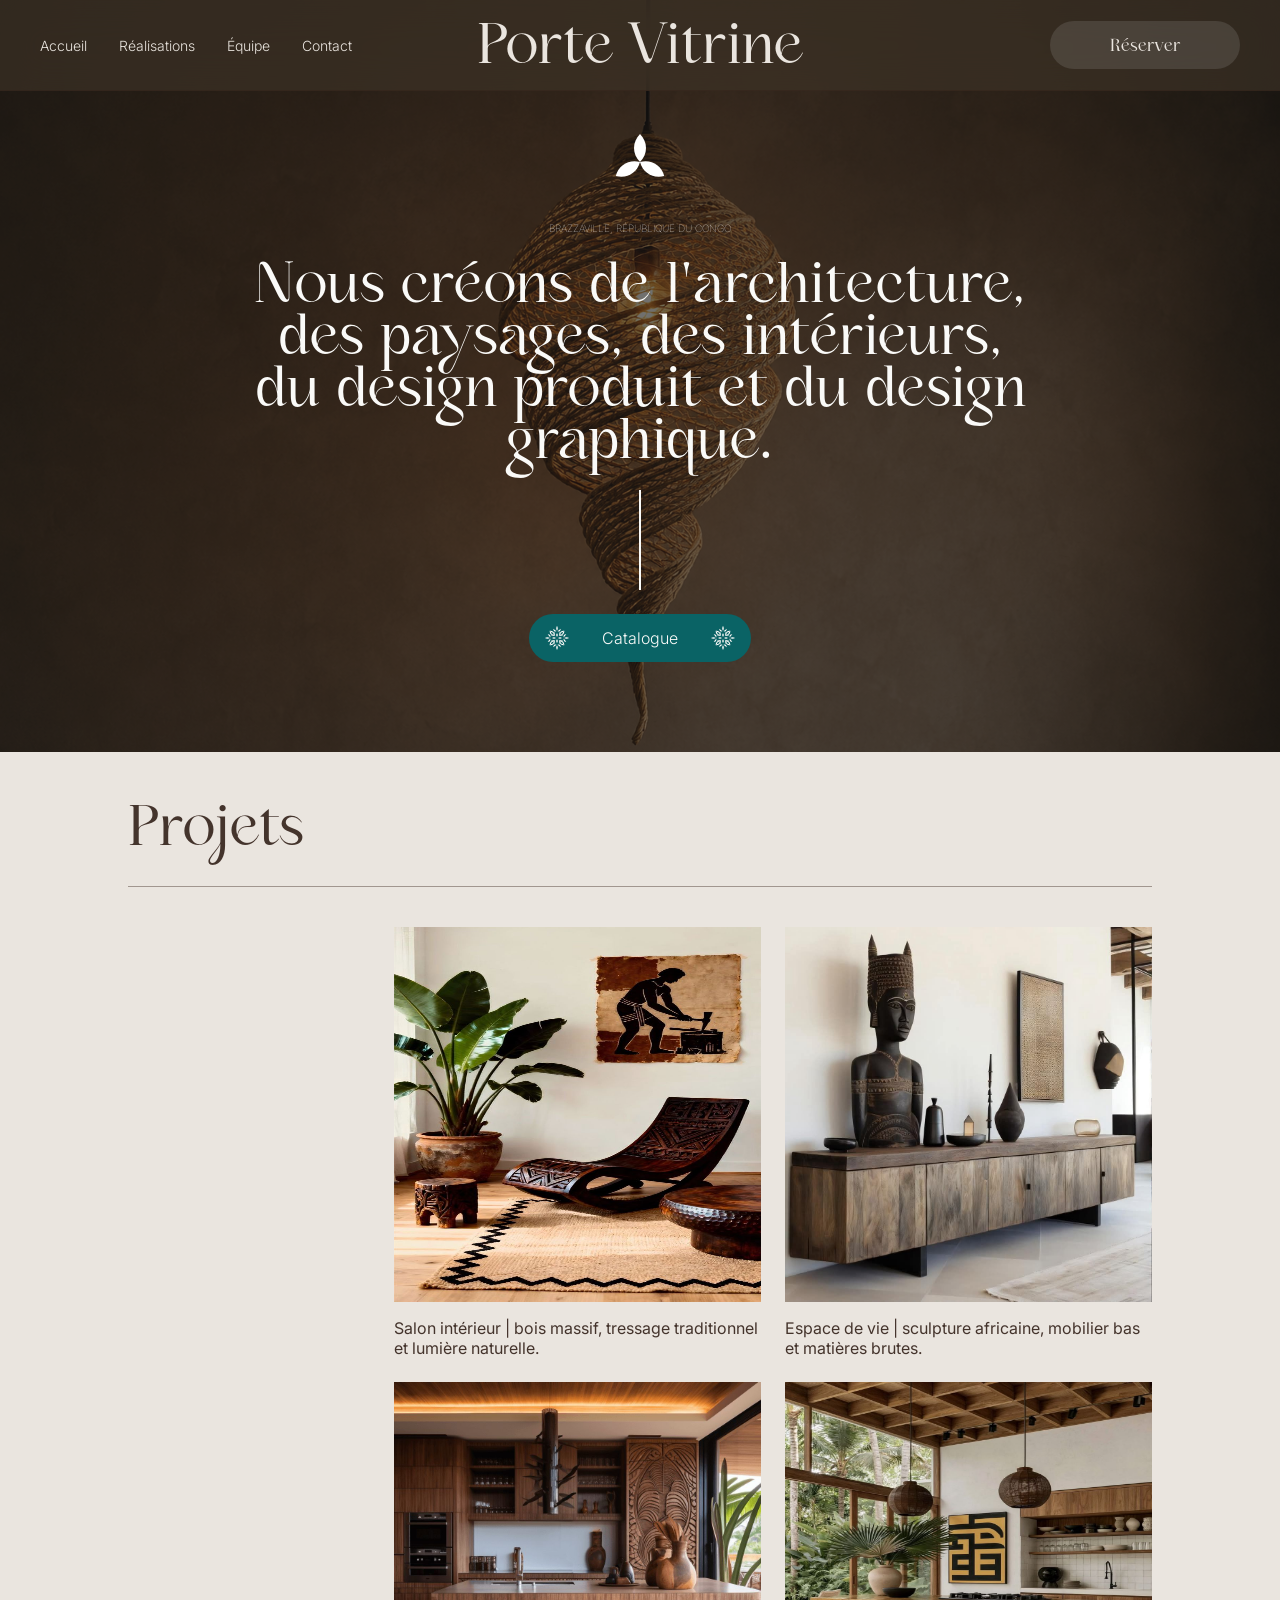
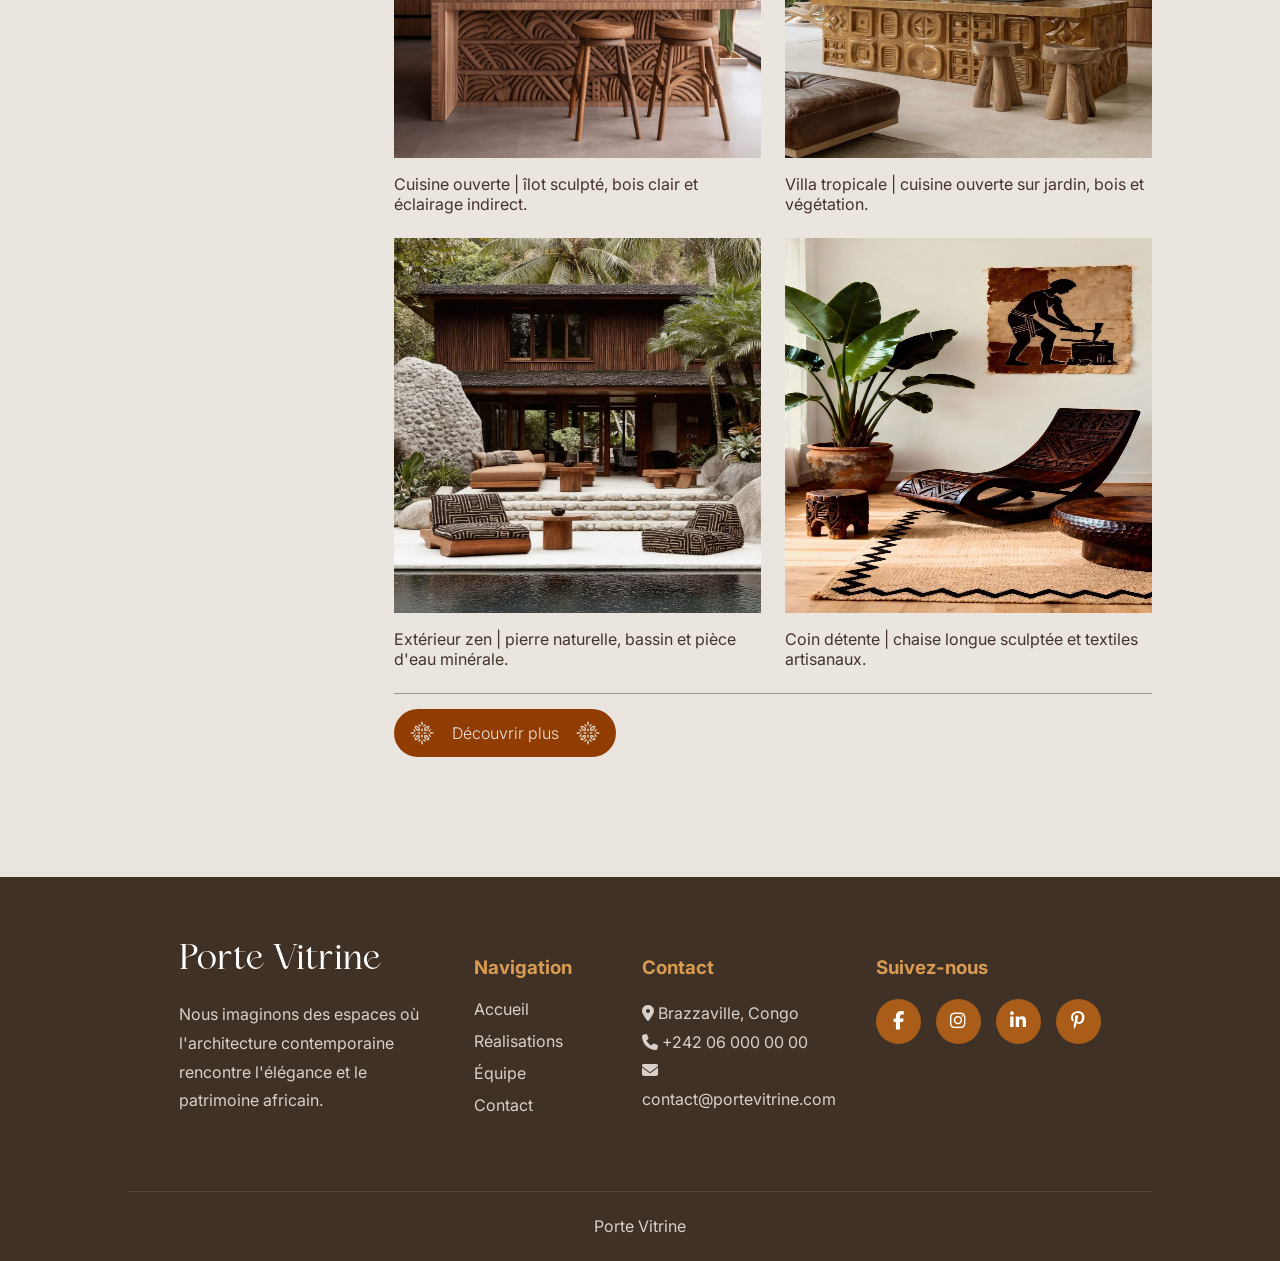
<file: index.html>
<!DOCTYPE html>
<html lang="fr">

<head>
  <meta charset="UTF-8">
  <meta name="viewport" content="width=device-width, initial-scale=1.0">
  <title>Portfolio d'agence créative / freelance</title>

  <link rel="preconnect" href="https://fonts.googleapis.com">
  <link rel="preconnect" href="https://fonts.gstatic.com" crossorigin>
  <link
    href="https://fonts.googleapis.com/css2?family=Inter:ital,opsz,wght@0,14..32,100..900;1,14..32,100..900&display=swap"
    rel="stylesheet">

  <link rel="stylesheet" href="css/index.css">
</head>

<body>
  <header class="Navigation__fixed">
    <nav class="nav-wrapper">
      <ul class="nav-links">
        <li class="nav-link"><a href="index.html">Accueil</a></li>
        <li class="nav-link"><a href="pages/realisations.html">Réalisations</a></li>
        <li class="nav-link"><a href="pages/equipe.html">Équipe</a></li>
        <li class="nav-link"><a href="pages/contact.html">Contact</a></li>
      </ul>
      <div class="nav-logo">
        Porte Vitrine
      </div>
      <div class="nav-action">
        <button class="btn btn-neutre">Réserver</button>
      </div>
    </nav>
  </header>
  <main>
    <section class="hero">
      <div class="hero-wrapper">
        <div class="hero-speech">
          <div class="hero-logo">
            <svg xmlns="http://www.w3.org/2000/svg" width="64" height="64" viewBox="0 0 64 64" fill="currentColor">
              <g>
                <path d="M32 32 C24 24 24 12 32 4 C40 12 40 24 32 32 Z" />
                <path d="M32 32 C24 24 24 12 32 4 C40 12 40 24 32 32 Z" transform="rotate(120 32 32)" />
                <path d="M32 32 C24 24 24 12 32 4 C40 12 40 24 32 32 Z" transform="rotate(240 32 32)" />
              </g>
            </svg>
          </div>
          <address class="address">
            Brazzaville, république du congo
          </address>
          <h1 class="hero-title">
            Nous créons de l'architecture, des paysages, des intérieurs,
            du design produit et du design graphique.
          </h1>
        </div>
        <div class="hero-action">
          <div class="hero-action-line"></div>
          <a href="#" class="btn btn-secondary">
            <svg width="64" height="64" viewBox="0 0 64 64" fill="currentColor" xmlns="http://www.w3.org/2000/svg">
              <path
                d="M32 0.019043L32 12.981C30.7764 11.4218 30 9.09693 30 6.50001C30 3.90309 30.7764 1.57818 32 0.019043Z">
              </path>
              <path
                d="M30.5643 14.1851C28.2831 14.8884 25.9589 14.6184 24.2542 13.2257C22.5496 11.833 21.8215 9.60935 22.0558 7.23369L30.5643 14.1851Z">
              </path>
              <path
                d="M32 19L32 28.9619C30.7181 27.7637 29.9047 25.9768 29.9047 23.981C29.9047 21.9851 30.7181 20.1983 32 19Z">
              </path>
              <path
                d="M12.5 12.5C15.5 12.5 21.5 13 23.5 17.5L25.5 16.5L26.5 26.5L23 23C23 19.134 19.866 16 16 16L12.5 12.5Z">
              </path>
              <path
                d="M0.019043 32L12.981 32C11.4218 30.7764 9.09693 30 6.50001 30C3.90309 30 1.57818 30.7764 0.019043 32Z">
              </path>
              <path
                d="M14.1851 30.5643C14.8884 28.2831 14.6184 25.9589 13.2257 24.2542C11.833 22.5496 9.60935 21.8215 7.23369 22.0558L14.1851 30.5643Z">
              </path>
              <path
                d="M19 32L28.9619 32C27.7636 30.7181 25.9768 29.9047 23.981 29.9047C21.9851 29.9047 20.1983 30.7181 19 32Z">
              </path>
              <path
                d="M12.5 12.5C12.5 15.5 13 21.5 17.5 23.5L16.5 25.5L26.5 26.5L23 23C19.134 23 16 19.866 16 16L12.5 12.5Z">
              </path>
              <path
                d="M0.019043 32L12.981 32C11.4218 33.2236 9.09692 34 6.50001 34C3.90309 34 1.57818 33.2236 0.019043 32Z">
              </path>
              <path
                d="M14.1851 33.4357C14.8884 35.717 14.6184 38.0411 13.2257 39.7458C11.833 41.4504 9.60935 42.1785 7.23368 41.9442L14.1851 33.4357Z">
              </path>
              <path
                d="M19 32L28.9619 32C27.7636 33.2819 25.9768 34.0954 23.981 34.0954C21.9851 34.0954 20.1983 33.2819 19 32Z">
              </path>
              <path
                d="M12.5 51.5C12.5 48.5 13 42.5 17.5 40.5L16.5 38.5L26.5 37.5L23 41C19.134 41 16 44.134 16 48L12.5 51.5Z">
              </path>
              <path d="M32 63.981V51.0191C30.7764 52.5782 30 54.9031 30 57.5C30 60.0969 30.7764 62.4219 32 63.981Z">
              </path>
              <path
                d="M30.5643 49.815C28.2831 49.1116 25.9589 49.3816 24.2542 50.7743C22.5496 52.167 21.8215 54.3907 22.0558 56.7663L30.5643 49.815Z">
              </path>
              <path
                d="M32 45L32 35.0381C30.7181 36.2364 29.9047 38.0232 29.9047 40.0191C29.9047 42.0149 30.7181 43.8018 32 45Z">
              </path>
              <path
                d="M12.5 51.5C15.5 51.5 21.5 51 23.5 46.5L25.5 47.5L26.5 37.5L23 41C23 44.866 19.866 48 16 48L12.5 51.5Z">
              </path>
              <path d="M63.981 32L51.019 32C52.5782 30.7764 54.9031 30 57.5 30C60.0969 30 62.4218 30.7764 63.981 32Z">
              </path>
              <path
                d="M49.8149 30.5643C49.1116 28.2831 49.3816 25.9589 50.7743 24.2542C52.167 22.5496 54.3907 21.8215 56.7663 22.0558L49.8149 30.5643Z">
              </path>
              <path
                d="M45 32H35.0381C36.2364 30.7181 38.0232 29.9047 40.0191 29.9047C42.0149 29.9047 43.8017 30.7181 45 32Z">
              </path>
              <path
                d="M51.5 12.5C51.5 15.5 51 21.5 46.5 23.5L47.5 25.5L37.5 26.5L41 23C44.866 23 48 19.866 48 16L51.5 12.5Z">
              </path>
              <path
                d="M32 0.019043L32 12.981C33.2236 11.4218 34 9.09693 34 6.50001C34 3.9031 33.2236 1.57818 32 0.019043Z">
              </path>
              <path
                d="M33.4357 14.1851C35.717 14.8884 38.0411 14.6184 39.7458 13.2257C41.4504 11.833 42.1785 9.60936 41.9442 7.23369L33.4357 14.1851Z">
              </path>
              <path
                d="M32 19L32 28.9619C33.2819 27.7637 34.0953 25.9768 34.0953 23.981C34.0953 21.9851 33.2819 20.1983 32 19Z">
              </path>
              <path
                d="M51.5 12.5C48.5 12.5 42.5 13 40.5 17.5L38.5 16.5L37.5 26.5L41 23C41 19.134 44.134 16 48 16L51.5 12.5Z">
              </path>
              <path d="M32 63.981V51.0191C33.2236 52.5782 34 54.9031 34 57.5C34 60.0969 33.2236 62.4219 32 63.981Z">
              </path>
              <path
                d="M33.4357 49.815C35.717 49.1116 38.0411 49.3816 39.7458 50.7743C41.4504 52.167 42.1785 54.3907 41.9442 56.7663L33.4357 49.815Z">
              </path>
              <path
                d="M32 45L32 35.0381C33.2819 36.2364 34.0953 38.0232 34.0953 40.0191C34.0953 42.0149 33.2819 43.8018 32 45Z">
              </path>
              <path
                d="M51.5 51.5C48.5 51.5 42.5 51 40.5 46.5L38.5 47.5L37.5 37.5L41 41C41 44.866 44.134 48 48 48L51.5 51.5Z">
              </path>
              <path d="M63.981 32L51.019 32C52.5782 33.2236 54.9031 34 57.5 34C60.0969 34 62.4218 33.2236 63.981 32Z">
              </path>
              <path
                d="M49.815 33.4357C49.1116 35.717 49.3816 38.0411 50.7743 39.7458C52.167 41.4504 54.3907 42.1785 56.7663 41.9442L49.815 33.4357Z">
              </path>
              <path
                d="M45 32H35.0381C36.2364 33.2819 38.0232 34.0953 40.0191 34.0953C42.0149 34.0953 43.8017 33.2819 45 32Z">
              </path>
              <path
                d="M51.5 51.5C51.5 48.5 51 42.5 46.5 40.5L47.5 38.5L37.5 37.5L41 41C44.866 41 48 44.134 48 48L51.5 51.5Z">
              </path>
            </svg>
            <span>Catalogue</span>
            <svg width="64" height="64" viewBox="0 0 64 64" fill="currentColor" xmlns="http://www.w3.org/2000/svg">
              <path
                d="M32 0.019043L32 12.981C30.7764 11.4218 30 9.09693 30 6.50001C30 3.90309 30.7764 1.57818 32 0.019043Z">
              </path>
              <path
                d="M30.5643 14.1851C28.2831 14.8884 25.9589 14.6184 24.2542 13.2257C22.5496 11.833 21.8215 9.60935 22.0558 7.23369L30.5643 14.1851Z">
              </path>
              <path
                d="M32 19L32 28.9619C30.7181 27.7637 29.9047 25.9768 29.9047 23.981C29.9047 21.9851 30.7181 20.1983 32 19Z">
              </path>
              <path
                d="M12.5 12.5C15.5 12.5 21.5 13 23.5 17.5L25.5 16.5L26.5 26.5L23 23C23 19.134 19.866 16 16 16L12.5 12.5Z">
              </path>
              <path
                d="M0.019043 32L12.981 32C11.4218 30.7764 9.09693 30 6.50001 30C3.90309 30 1.57818 30.7764 0.019043 32Z">
              </path>
              <path
                d="M14.1851 30.5643C14.8884 28.2831 14.6184 25.9589 13.2257 24.2542C11.833 22.5496 9.60935 21.8215 7.23369 22.0558L14.1851 30.5643Z">
              </path>
              <path
                d="M19 32L28.9619 32C27.7636 30.7181 25.9768 29.9047 23.981 29.9047C21.9851 29.9047 20.1983 30.7181 19 32Z">
              </path>
              <path
                d="M12.5 12.5C12.5 15.5 13 21.5 17.5 23.5L16.5 25.5L26.5 26.5L23 23C19.134 23 16 19.866 16 16L12.5 12.5Z">
              </path>
              <path
                d="M0.019043 32L12.981 32C11.4218 33.2236 9.09692 34 6.50001 34C3.90309 34 1.57818 33.2236 0.019043 32Z">
              </path>
              <path
                d="M14.1851 33.4357C14.8884 35.717 14.6184 38.0411 13.2257 39.7458C11.833 41.4504 9.60935 42.1785 7.23368 41.9442L14.1851 33.4357Z">
              </path>
              <path
                d="M19 32L28.9619 32C27.7636 33.2819 25.9768 34.0954 23.981 34.0954C21.9851 34.0954 20.1983 33.2819 19 32Z">
              </path>
              <path
                d="M12.5 51.5C12.5 48.5 13 42.5 17.5 40.5L16.5 38.5L26.5 37.5L23 41C19.134 41 16 44.134 16 48L12.5 51.5Z">
              </path>
              <path d="M32 63.981V51.0191C30.7764 52.5782 30 54.9031 30 57.5C30 60.0969 30.7764 62.4219 32 63.981Z">
              </path>
              <path
                d="M30.5643 49.815C28.2831 49.1116 25.9589 49.3816 24.2542 50.7743C22.5496 52.167 21.8215 54.3907 22.0558 56.7663L30.5643 49.815Z">
              </path>
              <path
                d="M32 45L32 35.0381C30.7181 36.2364 29.9047 38.0232 29.9047 40.0191C29.9047 42.0149 30.7181 43.8018 32 45Z">
              </path>
              <path
                d="M12.5 51.5C15.5 51.5 21.5 51 23.5 46.5L25.5 47.5L26.5 37.5L23 41C23 44.866 19.866 48 16 48L12.5 51.5Z">
              </path>
              <path d="M63.981 32L51.019 32C52.5782 30.7764 54.9031 30 57.5 30C60.0969 30 62.4218 30.7764 63.981 32Z">
              </path>
              <path
                d="M49.8149 30.5643C49.1116 28.2831 49.3816 25.9589 50.7743 24.2542C52.167 22.5496 54.3907 21.8215 56.7663 22.0558L49.8149 30.5643Z">
              </path>
              <path
                d="M45 32H35.0381C36.2364 30.7181 38.0232 29.9047 40.0191 29.9047C42.0149 29.9047 43.8017 30.7181 45 32Z">
              </path>
              <path
                d="M51.5 12.5C51.5 15.5 51 21.5 46.5 23.5L47.5 25.5L37.5 26.5L41 23C44.866 23 48 19.866 48 16L51.5 12.5Z">
              </path>
              <path
                d="M32 0.019043L32 12.981C33.2236 11.4218 34 9.09693 34 6.50001C34 3.9031 33.2236 1.57818 32 0.019043Z">
              </path>
              <path
                d="M33.4357 14.1851C35.717 14.8884 38.0411 14.6184 39.7458 13.2257C41.4504 11.833 42.1785 9.60936 41.9442 7.23369L33.4357 14.1851Z">
              </path>
              <path
                d="M32 19L32 28.9619C33.2819 27.7637 34.0953 25.9768 34.0953 23.981C34.0953 21.9851 33.2819 20.1983 32 19Z">
              </path>
              <path
                d="M51.5 12.5C48.5 12.5 42.5 13 40.5 17.5L38.5 16.5L37.5 26.5L41 23C41 19.134 44.134 16 48 16L51.5 12.5Z">
              </path>
              <path d="M32 63.981V51.0191C33.2236 52.5782 34 54.9031 34 57.5C34 60.0969 33.2236 62.4219 32 63.981Z">
              </path>
              <path
                d="M33.4357 49.815C35.717 49.1116 38.0411 49.3816 39.7458 50.7743C41.4504 52.167 42.1785 54.3907 41.9442 56.7663L33.4357 49.815Z">
              </path>
              <path
                d="M32 45L32 35.0381C33.2819 36.2364 34.0953 38.0232 34.0953 40.0191C34.0953 42.0149 33.2819 43.8018 32 45Z">
              </path>
              <path
                d="M51.5 51.5C48.5 51.5 42.5 51 40.5 46.5L38.5 47.5L37.5 37.5L41 41C41 44.866 44.134 48 48 48L51.5 51.5Z">
              </path>
              <path d="M63.981 32L51.019 32C52.5782 33.2236 54.9031 34 57.5 34C60.0969 34 62.4218 33.2236 63.981 32Z">
              </path>
              <path
                d="M49.815 33.4357C49.1116 35.717 49.3816 38.0411 50.7743 39.7458C52.167 41.4504 54.3907 42.1785 56.7663 41.9442L49.815 33.4357Z">
              </path>
              <path
                d="M45 32H35.0381C36.2364 33.2819 38.0232 34.0953 40.0191 34.0953C42.0149 34.0953 43.8017 33.2819 45 32Z">
              </path>
              <path
                d="M51.5 51.5C51.5 48.5 51 42.5 46.5 40.5L47.5 38.5L37.5 37.5L41 41C44.866 41 48 44.134 48 48L51.5 51.5Z">
              </path>
            </svg>
          </a>
        </div>
      </div>
    </section>
    <section class="projets">
      <h2 class="projects-title">Projets</h2>
      <div class="grid-projets">
        <div class="card__index">
          <img class="card__projet-item__img" src="./public/item_1.jpeg" alt="item_product">
          <div class="card__projet-description">
            <p>Salon intérieur | bois massif, tressage traditionnel et lumière naturelle.</p>
          </div>
        </div>
        <!--  -->
        <div class="card__index">
          <img class="card__projet-item__img" src="./public/item_4.jpeg" alt="item_product">
          <div class="card__projet-description">
            <p>Espace de vie | sculpture africaine, mobilier bas et matières brutes.</p>
          </div>
        </div>
        <!--  -->
        <div class="card__index">
          <img class="card__projet-item__img" src="./public/item_3.jpeg" alt="item_product">
          <div class="card__projet-description">
            <p>Cuisine ouverte | îlot sculpté, bois clair et éclairage indirect.</p>
          </div>
        </div>
        <!--  -->
        <div class="card__index">
          <img class="card__projet-item__img" src="./public/item_2.jpeg" alt="item_product">
          <div class="card__projet-description">
            <p>Villa tropicale | cuisine ouverte sur jardin, bois et végétation.</p>
          </div>
        </div>
        <!--  -->
        <div class="card__index">
          <img class="card__projet-item__img" src="./public/item_5.jpeg" alt="item_product">
          <div class="card__projet-description">
            <p>Extérieur zen | pierre naturelle, bassin et pièce d'eau minérale.</p>
          </div>
        </div>
        <!--  -->
        <div class="card__index">
          <img class="card__projet-item__img" src="./public/item_1.jpeg" alt="item_product">
          <div class="card__projet-description">
            <p>Coin détente | chaise longue sculptée et textiles artisanaux.</p>
          </div>
        </div>
      </div>
      <div class="projets-action">
        <a href="#" class="btn btn-primary">
          <svg width="64" height="64" viewBox="0 0 64 64" fill="currentColor" xmlns="http://www.w3.org/2000/svg">
            <path
              d="M32 0.019043L32 12.981C30.7764 11.4218 30 9.09693 30 6.50001C30 3.90309 30.7764 1.57818 32 0.019043Z">
            </path>
            <path
              d="M30.5643 14.1851C28.2831 14.8884 25.9589 14.6184 24.2542 13.2257C22.5496 11.833 21.8215 9.60935 22.0558 7.23369L30.5643 14.1851Z">
            </path>
            <path
              d="M32 19L32 28.9619C30.7181 27.7637 29.9047 25.9768 29.9047 23.981C29.9047 21.9851 30.7181 20.1983 32 19Z">
            </path>
            <path
              d="M12.5 12.5C15.5 12.5 21.5 13 23.5 17.5L25.5 16.5L26.5 26.5L23 23C23 19.134 19.866 16 16 16L12.5 12.5Z">
            </path>
            <path
              d="M0.019043 32L12.981 32C11.4218 30.7764 9.09693 30 6.50001 30C3.90309 30 1.57818 30.7764 0.019043 32Z">
            </path>
            <path
              d="M14.1851 30.5643C14.8884 28.2831 14.6184 25.9589 13.2257 24.2542C11.833 22.5496 9.60935 21.8215 7.23369 22.0558L14.1851 30.5643Z">
            </path>
            <path
              d="M19 32L28.9619 32C27.7636 30.7181 25.9768 29.9047 23.981 29.9047C21.9851 29.9047 20.1983 30.7181 19 32Z">
            </path>
            <path
              d="M12.5 12.5C12.5 15.5 13 21.5 17.5 23.5L16.5 25.5L26.5 26.5L23 23C19.134 23 16 19.866 16 16L12.5 12.5Z">
            </path>
            <path
              d="M0.019043 32L12.981 32C11.4218 33.2236 9.09692 34 6.50001 34C3.90309 34 1.57818 33.2236 0.019043 32Z">
            </path>
            <path
              d="M14.1851 33.4357C14.8884 35.717 14.6184 38.0411 13.2257 39.7458C11.833 41.4504 9.60935 42.1785 7.23368 41.9442L14.1851 33.4357Z">
            </path>
            <path
              d="M19 32L28.9619 32C27.7636 33.2819 25.9768 34.0954 23.981 34.0954C21.9851 34.0954 20.1983 33.2819 19 32Z">
            </path>
            <path
              d="M12.5 51.5C12.5 48.5 13 42.5 17.5 40.5L16.5 38.5L26.5 37.5L23 41C19.134 41 16 44.134 16 48L12.5 51.5Z">
            </path>
            <path d="M32 63.981V51.0191C30.7764 52.5782 30 54.9031 30 57.5C30 60.0969 30.7764 62.4219 32 63.981Z">
            </path>
            <path
              d="M30.5643 49.815C28.2831 49.1116 25.9589 49.3816 24.2542 50.7743C22.5496 52.167 21.8215 54.3907 22.0558 56.7663L30.5643 49.815Z">
            </path>
            <path
              d="M32 45L32 35.0381C30.7181 36.2364 29.9047 38.0232 29.9047 40.0191C29.9047 42.0149 30.7181 43.8018 32 45Z">
            </path>
            <path
              d="M12.5 51.5C15.5 51.5 21.5 51 23.5 46.5L25.5 47.5L26.5 37.5L23 41C23 44.866 19.866 48 16 48L12.5 51.5Z">
            </path>
            <path d="M63.981 32L51.019 32C52.5782 30.7764 54.9031 30 57.5 30C60.0969 30 62.4218 30.7764 63.981 32Z">
            </path>
            <path
              d="M49.8149 30.5643C49.1116 28.2831 49.3816 25.9589 50.7743 24.2542C52.167 22.5496 54.3907 21.8215 56.7663 22.0558L49.8149 30.5643Z">
            </path>
            <path
              d="M45 32H35.0381C36.2364 30.7181 38.0232 29.9047 40.0191 29.9047C42.0149 29.9047 43.8017 30.7181 45 32Z">
            </path>
            <path
              d="M51.5 12.5C51.5 15.5 51 21.5 46.5 23.5L47.5 25.5L37.5 26.5L41 23C44.866 23 48 19.866 48 16L51.5 12.5Z">
            </path>
            <path
              d="M32 0.019043L32 12.981C33.2236 11.4218 34 9.09693 34 6.50001C34 3.9031 33.2236 1.57818 32 0.019043Z">
            </path>
            <path
              d="M33.4357 14.1851C35.717 14.8884 38.0411 14.6184 39.7458 13.2257C41.4504 11.833 42.1785 9.60936 41.9442 7.23369L33.4357 14.1851Z">
            </path>
            <path
              d="M32 19L32 28.9619C33.2819 27.7637 34.0953 25.9768 34.0953 23.981C34.0953 21.9851 33.2819 20.1983 32 19Z">
            </path>
            <path
              d="M51.5 12.5C48.5 12.5 42.5 13 40.5 17.5L38.5 16.5L37.5 26.5L41 23C41 19.134 44.134 16 48 16L51.5 12.5Z">
            </path>
            <path d="M32 63.981V51.0191C33.2236 52.5782 34 54.9031 34 57.5C34 60.0969 33.2236 62.4219 32 63.981Z">
            </path>
            <path
              d="M33.4357 49.815C35.717 49.1116 38.0411 49.3816 39.7458 50.7743C41.4504 52.167 42.1785 54.3907 41.9442 56.7663L33.4357 49.815Z">
            </path>
            <path
              d="M32 45L32 35.0381C33.2819 36.2364 34.0953 38.0232 34.0953 40.0191C34.0953 42.0149 33.2819 43.8018 32 45Z">
            </path>
            <path
              d="M51.5 51.5C48.5 51.5 42.5 51 40.5 46.5L38.5 47.5L37.5 37.5L41 41C41 44.866 44.134 48 48 48L51.5 51.5Z">
            </path>
            <path d="M63.981 32L51.019 32C52.5782 33.2236 54.9031 34 57.5 34C60.0969 34 62.4218 33.2236 63.981 32Z">
            </path>
            <path
              d="M49.815 33.4357C49.1116 35.717 49.3816 38.0411 50.7743 39.7458C52.167 41.4504 54.3907 42.1785 56.7663 41.9442L49.815 33.4357Z">
            </path>
            <path
              d="M45 32H35.0381C36.2364 33.2819 38.0232 34.0953 40.0191 34.0953C42.0149 34.0953 43.8017 33.2819 45 32Z">
            </path>
            <path
              d="M51.5 51.5C51.5 48.5 51 42.5 46.5 40.5L47.5 38.5L37.5 37.5L41 41C44.866 41 48 44.134 48 48L51.5 51.5Z">
            </path>
          </svg>
          <span>Découvrir plus</span>
          <svg width="64" height="64" viewBox="0 0 64 64" fill="currentColor" xmlns="http://www.w3.org/2000/svg">
            <path
              d="M32 0.019043L32 12.981C30.7764 11.4218 30 9.09693 30 6.50001C30 3.90309 30.7764 1.57818 32 0.019043Z">
            </path>
            <path
              d="M30.5643 14.1851C28.2831 14.8884 25.9589 14.6184 24.2542 13.2257C22.5496 11.833 21.8215 9.60935 22.0558 7.23369L30.5643 14.1851Z">
            </path>
            <path
              d="M32 19L32 28.9619C30.7181 27.7637 29.9047 25.9768 29.9047 23.981C29.9047 21.9851 30.7181 20.1983 32 19Z">
            </path>
            <path
              d="M12.5 12.5C15.5 12.5 21.5 13 23.5 17.5L25.5 16.5L26.5 26.5L23 23C23 19.134 19.866 16 16 16L12.5 12.5Z">
            </path>
            <path
              d="M0.019043 32L12.981 32C11.4218 30.7764 9.09693 30 6.50001 30C3.90309 30 1.57818 30.7764 0.019043 32Z">
            </path>
            <path
              d="M14.1851 30.5643C14.8884 28.2831 14.6184 25.9589 13.2257 24.2542C11.833 22.5496 9.60935 21.8215 7.23369 22.0558L14.1851 30.5643Z">
            </path>
            <path
              d="M19 32L28.9619 32C27.7636 30.7181 25.9768 29.9047 23.981 29.9047C21.9851 29.9047 20.1983 30.7181 19 32Z">
            </path>
            <path
              d="M12.5 12.5C12.5 15.5 13 21.5 17.5 23.5L16.5 25.5L26.5 26.5L23 23C19.134 23 16 19.866 16 16L12.5 12.5Z">
            </path>
            <path
              d="M0.019043 32L12.981 32C11.4218 33.2236 9.09692 34 6.50001 34C3.90309 34 1.57818 33.2236 0.019043 32Z">
            </path>
            <path
              d="M14.1851 33.4357C14.8884 35.717 14.6184 38.0411 13.2257 39.7458C11.833 41.4504 9.60935 42.1785 7.23368 41.9442L14.1851 33.4357Z">
            </path>
            <path
              d="M19 32L28.9619 32C27.7636 33.2819 25.9768 34.0954 23.981 34.0954C21.9851 34.0954 20.1983 33.2819 19 32Z">
            </path>
            <path
              d="M12.5 51.5C12.5 48.5 13 42.5 17.5 40.5L16.5 38.5L26.5 37.5L23 41C19.134 41 16 44.134 16 48L12.5 51.5Z">
            </path>
            <path d="M32 63.981V51.0191C30.7764 52.5782 30 54.9031 30 57.5C30 60.0969 30.7764 62.4219 32 63.981Z">
            </path>
            <path
              d="M30.5643 49.815C28.2831 49.1116 25.9589 49.3816 24.2542 50.7743C22.5496 52.167 21.8215 54.3907 22.0558 56.7663L30.5643 49.815Z">
            </path>
            <path
              d="M32 45L32 35.0381C30.7181 36.2364 29.9047 38.0232 29.9047 40.0191C29.9047 42.0149 30.7181 43.8018 32 45Z">
            </path>
            <path
              d="M12.5 51.5C15.5 51.5 21.5 51 23.5 46.5L25.5 47.5L26.5 37.5L23 41C23 44.866 19.866 48 16 48L12.5 51.5Z">
            </path>
            <path d="M63.981 32L51.019 32C52.5782 30.7764 54.9031 30 57.5 30C60.0969 30 62.4218 30.7764 63.981 32Z">
            </path>
            <path
              d="M49.8149 30.5643C49.1116 28.2831 49.3816 25.9589 50.7743 24.2542C52.167 22.5496 54.3907 21.8215 56.7663 22.0558L49.8149 30.5643Z">
            </path>
            <path
              d="M45 32H35.0381C36.2364 30.7181 38.0232 29.9047 40.0191 29.9047C42.0149 29.9047 43.8017 30.7181 45 32Z">
            </path>
            <path
              d="M51.5 12.5C51.5 15.5 51 21.5 46.5 23.5L47.5 25.5L37.5 26.5L41 23C44.866 23 48 19.866 48 16L51.5 12.5Z">
            </path>
            <path
              d="M32 0.019043L32 12.981C33.2236 11.4218 34 9.09693 34 6.50001C34 3.9031 33.2236 1.57818 32 0.019043Z">
            </path>
            <path
              d="M33.4357 14.1851C35.717 14.8884 38.0411 14.6184 39.7458 13.2257C41.4504 11.833 42.1785 9.60936 41.9442 7.23369L33.4357 14.1851Z">
            </path>
            <path
              d="M32 19L32 28.9619C33.2819 27.7637 34.0953 25.9768 34.0953 23.981C34.0953 21.9851 33.2819 20.1983 32 19Z">
            </path>
            <path
              d="M51.5 12.5C48.5 12.5 42.5 13 40.5 17.5L38.5 16.5L37.5 26.5L41 23C41 19.134 44.134 16 48 16L51.5 12.5Z">
            </path>
            <path d="M32 63.981V51.0191C33.2236 52.5782 34 54.9031 34 57.5C34 60.0969 33.2236 62.4219 32 63.981Z">
            </path>
            <path
              d="M33.4357 49.815C35.717 49.1116 38.0411 49.3816 39.7458 50.7743C41.4504 52.167 42.1785 54.3907 41.9442 56.7663L33.4357 49.815Z">
            </path>
            <path
              d="M32 45L32 35.0381C33.2819 36.2364 34.0953 38.0232 34.0953 40.0191C34.0953 42.0149 33.2819 43.8018 32 45Z">
            </path>
            <path
              d="M51.5 51.5C48.5 51.5 42.5 51 40.5 46.5L38.5 47.5L37.5 37.5L41 41C41 44.866 44.134 48 48 48L51.5 51.5Z">
            </path>
            <path d="M63.981 32L51.019 32C52.5782 33.2236 54.9031 34 57.5 34C60.0969 34 62.4218 33.2236 63.981 32Z">
            </path>
            <path
              d="M49.815 33.4357C49.1116 35.717 49.3816 38.0411 50.7743 39.7458C52.167 41.4504 54.3907 42.1785 56.7663 41.9442L49.815 33.4357Z">
            </path>
            <path
              d="M45 32H35.0381C36.2364 33.2819 38.0232 34.0953 40.0191 34.0953C42.0149 34.0953 43.8017 33.2819 45 32Z">
            </path>
            <path
              d="M51.5 51.5C51.5 48.5 51 42.5 46.5 40.5L47.5 38.5L37.5 37.5L41 41C44.866 41 48 44.134 48 48L51.5 51.5Z">
            </path>
          </svg>
        </a>
      </div>
    </section>

    <footer class="footer">

      <div class="footer-container">

        <div class="footer-logo">

          <h2>Porte Vitrine</h2>

          <p>
            Nous imaginons des espaces où l'architecture contemporaine
            rencontre l'élégance et le patrimoine africain.
          </p>

        </div>

        <div class="footer-links">

          <h3>Navigation</h3>

          <ul>

            <li><a href="index.html">Accueil</a></li>
            <li><a href="pages/realisations.html">Réalisations</a></li>
            <li><a href="pages/equipe.html">Équipe</a></li>
            <li><a href="pages/contact.html">Contact</a></li>

          </ul>

        </div>

        <div class="footer-contact">

          <h3>Contact</h3>

          <p><i class="fa-solid fa-location-dot"></i> Brazzaville, Congo</p>
          <p><i class="fa-solid fa-phone"></i> +242 06 000 00 00</p>
         <p><i class="fa-solid fa-envelope"></i> contact@portevitrine.com</p>

        </div>

        <div class="footer-social">

          <h3>Suivez-nous</h3>

          <div class="social-icons">

            <a href="#"><i class="fa-brands fa-facebook-f"></i></a>

            <a href="#"><i class="fa-brands fa-instagram"></i></a>

            <a href="#"><i class="fa-brands fa-linkedin-in"></i></a>

            <a href="#"><i class="fa-brands fa-pinterest-p"></i></a>

          </div>

        </div>

      </div>

      <div class="footer-bottom">

        <p>
          Porte Vitrine
        </p>

      </div>

    </footer>
  </main>
</body>

</html>
</file>
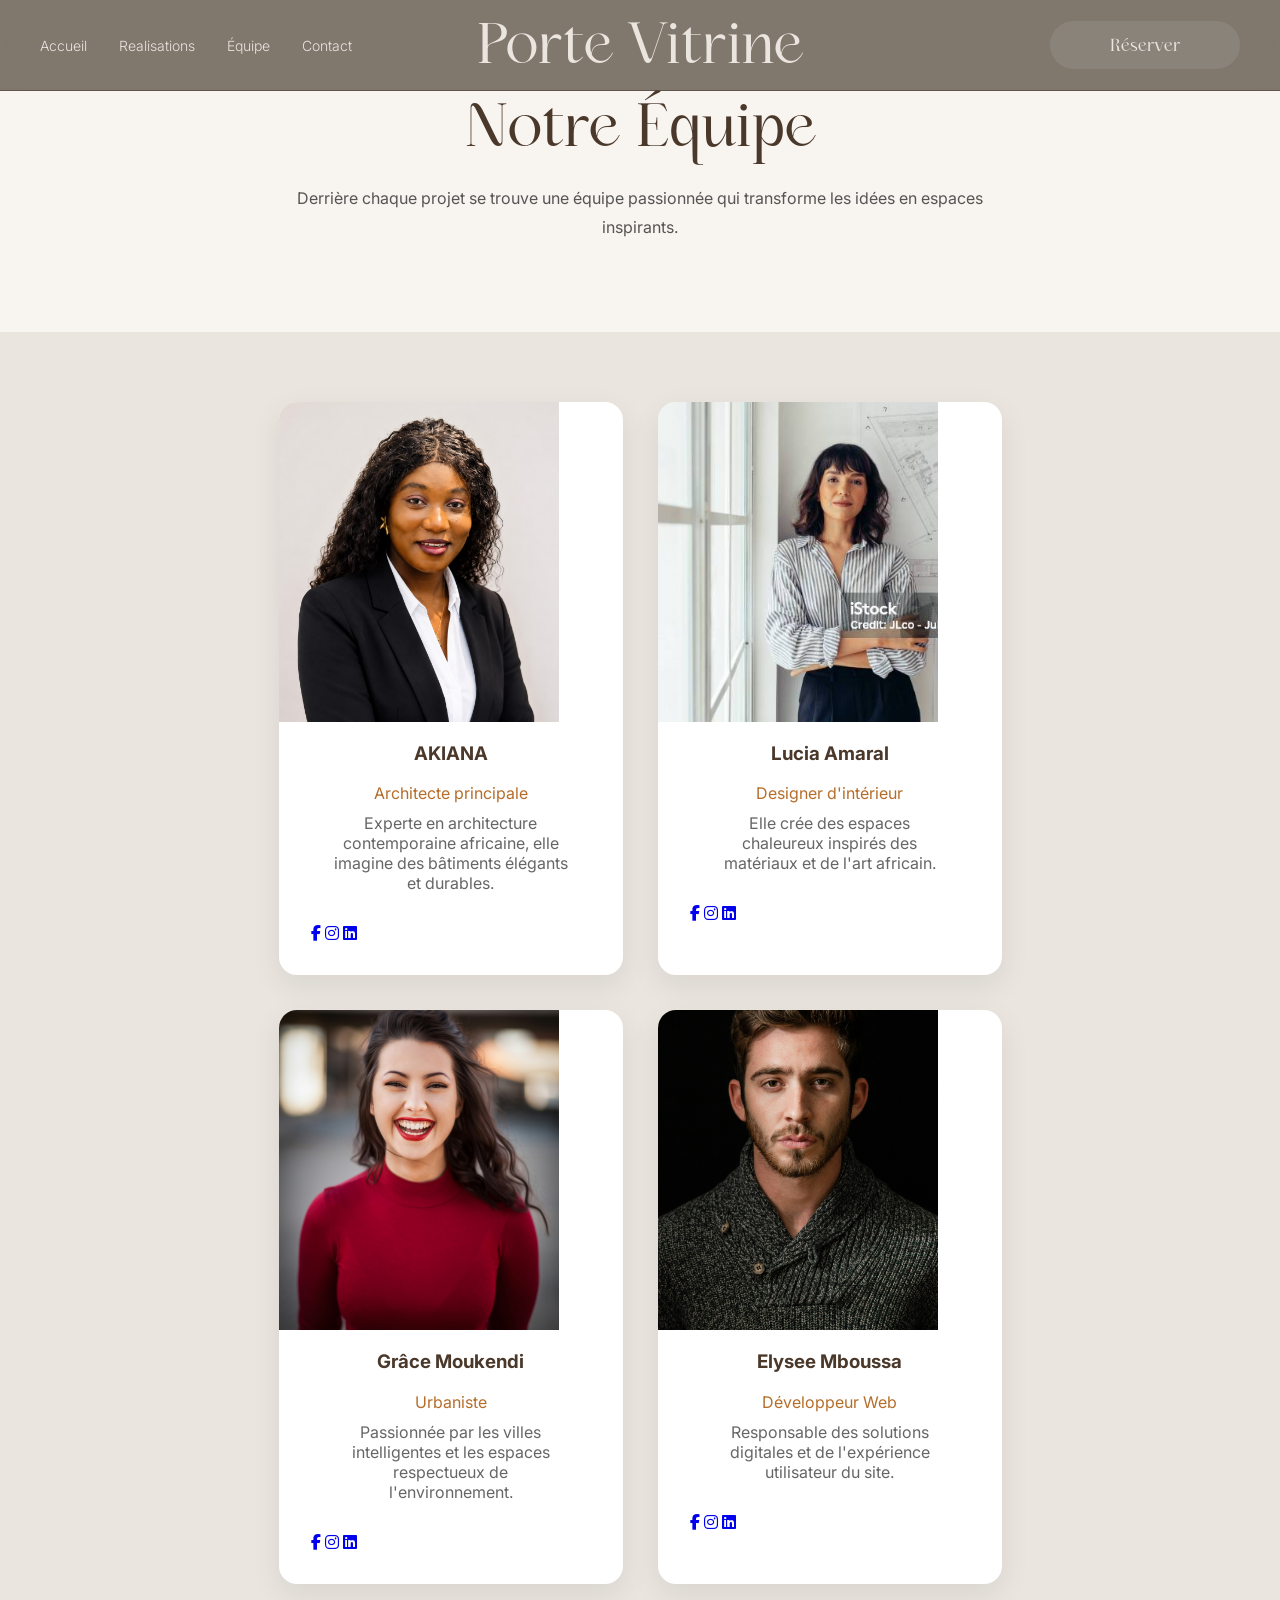
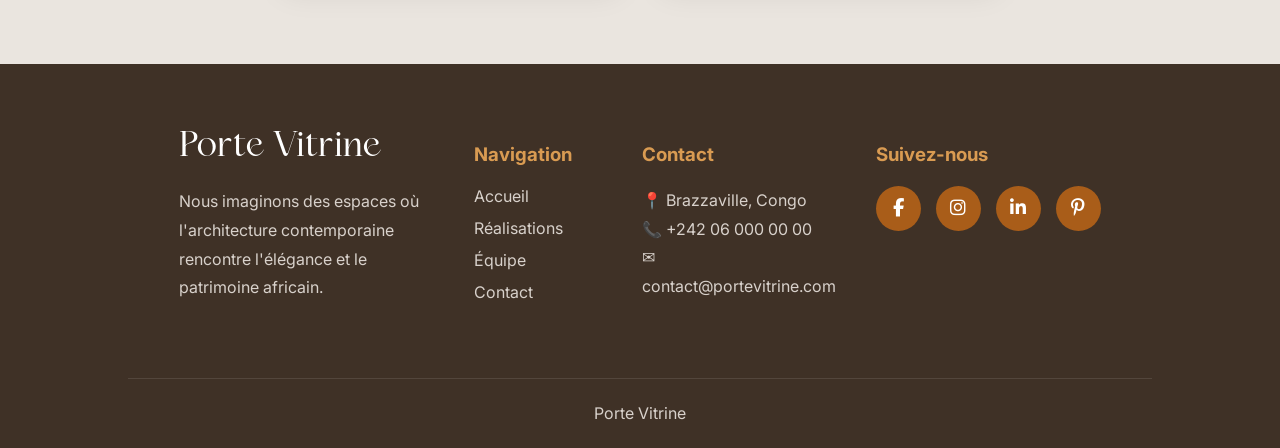
<file: equipe.html>
<!DOCTYPE html>
<html lang="en">

<head>
  <meta charset="UTF-8">
  <meta name="viewport" content="width=device-width, initial-scale=1.0">
  <title>Portfolio d'agence créative / freelance</title>
  <link rel="stylesheet" href="https://cdnjs.cloudflare.com/ajax/libs/font-awesome/6.7.2/css/all.min.css">

  <link rel="preconnect" href="https://fonts.googleapis.com">
  <link rel="preconnect" href="https://fonts.gstatic.com" crossorigin>
  <link
    href="https://fonts.googleapis.com/css2?family=Inter:ital,opsz,wght@0,14..32,100..900;1,14..32,100..900&display=swap"
    rel="stylesheet">

  <link rel="stylesheet" href="css/index.css">
  <link rel="stylesheet" href="contact.css">
  <link rel="stylesheet" href="equipe.css">
</head>

<body>

  <header class="Navigation__fixed">
    <nav class="nav-wrapper">
      <ul class="nav-links">
        <li class="nav-link"><a href="index.html">Accueil</a></li>
        <li class="nav-link"><a href="Realisations.html">Realisations</a></li>
        <li class="nav-link"><a href="equipe.html">Équipe</a></li>
        <li class="nav-link"><a href="contact.html">Contact</a></li>
      </ul>
      <div class="nav-logo">
        Porte Vitrine
      </div>
      <div class="nav-action">
        <button class="btn btn-neutre">Réserver</button>
      </div>
    </nav>
  </header>

  <main>

    <section class="team-hero">

      <h1>Notre Équipe</h1>

      <p>
        Derrière chaque projet se trouve une équipe passionnée qui
        transforme les idées en espaces inspirants.
      </p>

    </section>

    <section class="team">

      <article class="card">

        <img src="images/WhatsApp Image 2026-07-09 at 18.24.03.jpeg" alt="Architecte">

        <div class="content">

          <h3>AKIANA</h3>

          <span>Architecte principale</span>

          <p>
            Experte en architecture contemporaine africaine,
            elle imagine des bâtiments élégants et durables.
          </p>

          <div class="social">

            <a href="#"><i class="fab fa-facebook-f"></i></a>

            <a href="#"><i class="fab fa-instagram"></i></a>

            <a href="#"><i class="fab fa-linkedin"></i></a>

          </div>

        </div>

      </article>

      <article class="card">

        <img src="images/istockphoto-1298074229-612x612.jpg" alt="Designer">

        <div class="content">

          <h3>Lucia Amaral</h3>

          <span>Designer d'intérieur</span>

          <p>
            Elle crée des espaces chaleureux inspirés
            des matériaux et de l'art africain.
          </p>

          <div class="social">

            <a href="#"><i class="fab fa-facebook-f"></i></a>

            <a href="#"><i class="fab fa-instagram"></i></a>

            <a href="#"><i class="fab fa-linkedin"></i></a>

          </div>

        </div>

      </article>

      <article class="card">

        <img src="images/photo-1494790108377-be9c29b29330.jpg" alt="Urbaniste">

        <div class="content">

          <h3>Grâce Moukendi</h3>

          <span>Urbaniste</span>

          <p>
            Passionnée par les villes intelligentes
            et les espaces respectueux de l'environnement.
          </p>

          <div class="social">

            <a href="#"><i class="fab fa-facebook-f"></i></a>

            <a href="#"><i class="fab fa-instagram"></i></a>

            <a href="#"><i class="fab fa-linkedin"></i></a>

          </div>

        </div>

      </article>

      <article class="card">

        <img src="images/photo-1506794778202-cad84cf45f1d.jpg" alt="Développeur">

        <div class="content">

          <h3>Elysee Mboussa</h3>

          <span>Développeur Web</span>

          <p>
            Responsable des solutions digitales
            et de l'expérience utilisateur du site.
          </p>

          <div class="social">

            <a href="#"><i class="fab fa-facebook-f"></i></a>

            <a href="#"><i class="fab fa-instagram"></i></a>

            <a href="#"><i class="fab fa-linkedin"></i></a>

          </div>

        </div>

      </article>

    </section>

    <footer class="footer">

      <div class="footer-container">

        <div class="footer-logo">

          <h2>Porte Vitrine</h2>

          <p>
            Nous imaginons des espaces où l'architecture contemporaine
            rencontre l'élégance et le patrimoine africain.
          </p>

        </div>

        <div class="footer-links">

          <h3>Navigation</h3>

          <ul>

            <li><a href="index.html">Accueil</a></li>

            <li><a href="portfolio.html">Réalisations</a></li>

            <li><a href="equipe.html">Équipe</a></li>

            <li><a href="contact.html">Contact</a></li>

          </ul>

        </div>

        <div class="footer-contact">

          <h3>Contact</h3>

          <p>📍 Brazzaville, Congo</p>

          <p>📞 +242 06 000 00 00</p>

          <p>✉ contact@portevitrine.com</p>

        </div>

        <div class="footer-social">

          <h3>Suivez-nous</h3>

          <div class="social-icons">

            <a href="#"><i class="fa-brands fa-facebook-f"></i></a>

            <a href="#"><i class="fa-brands fa-instagram"></i></a>

            <a href="#"><i class="fa-brands fa-linkedin-in"></i></a>

            <a href="#"><i class="fa-brands fa-pinterest-p"></i></a>

          </div>

        </div>

      </div>

      <div class="footer-bottom">

        <p>
          Porte Vitrine
        </p>

      </div>

    </footer>
  </main>

</body>

</html>
</file>
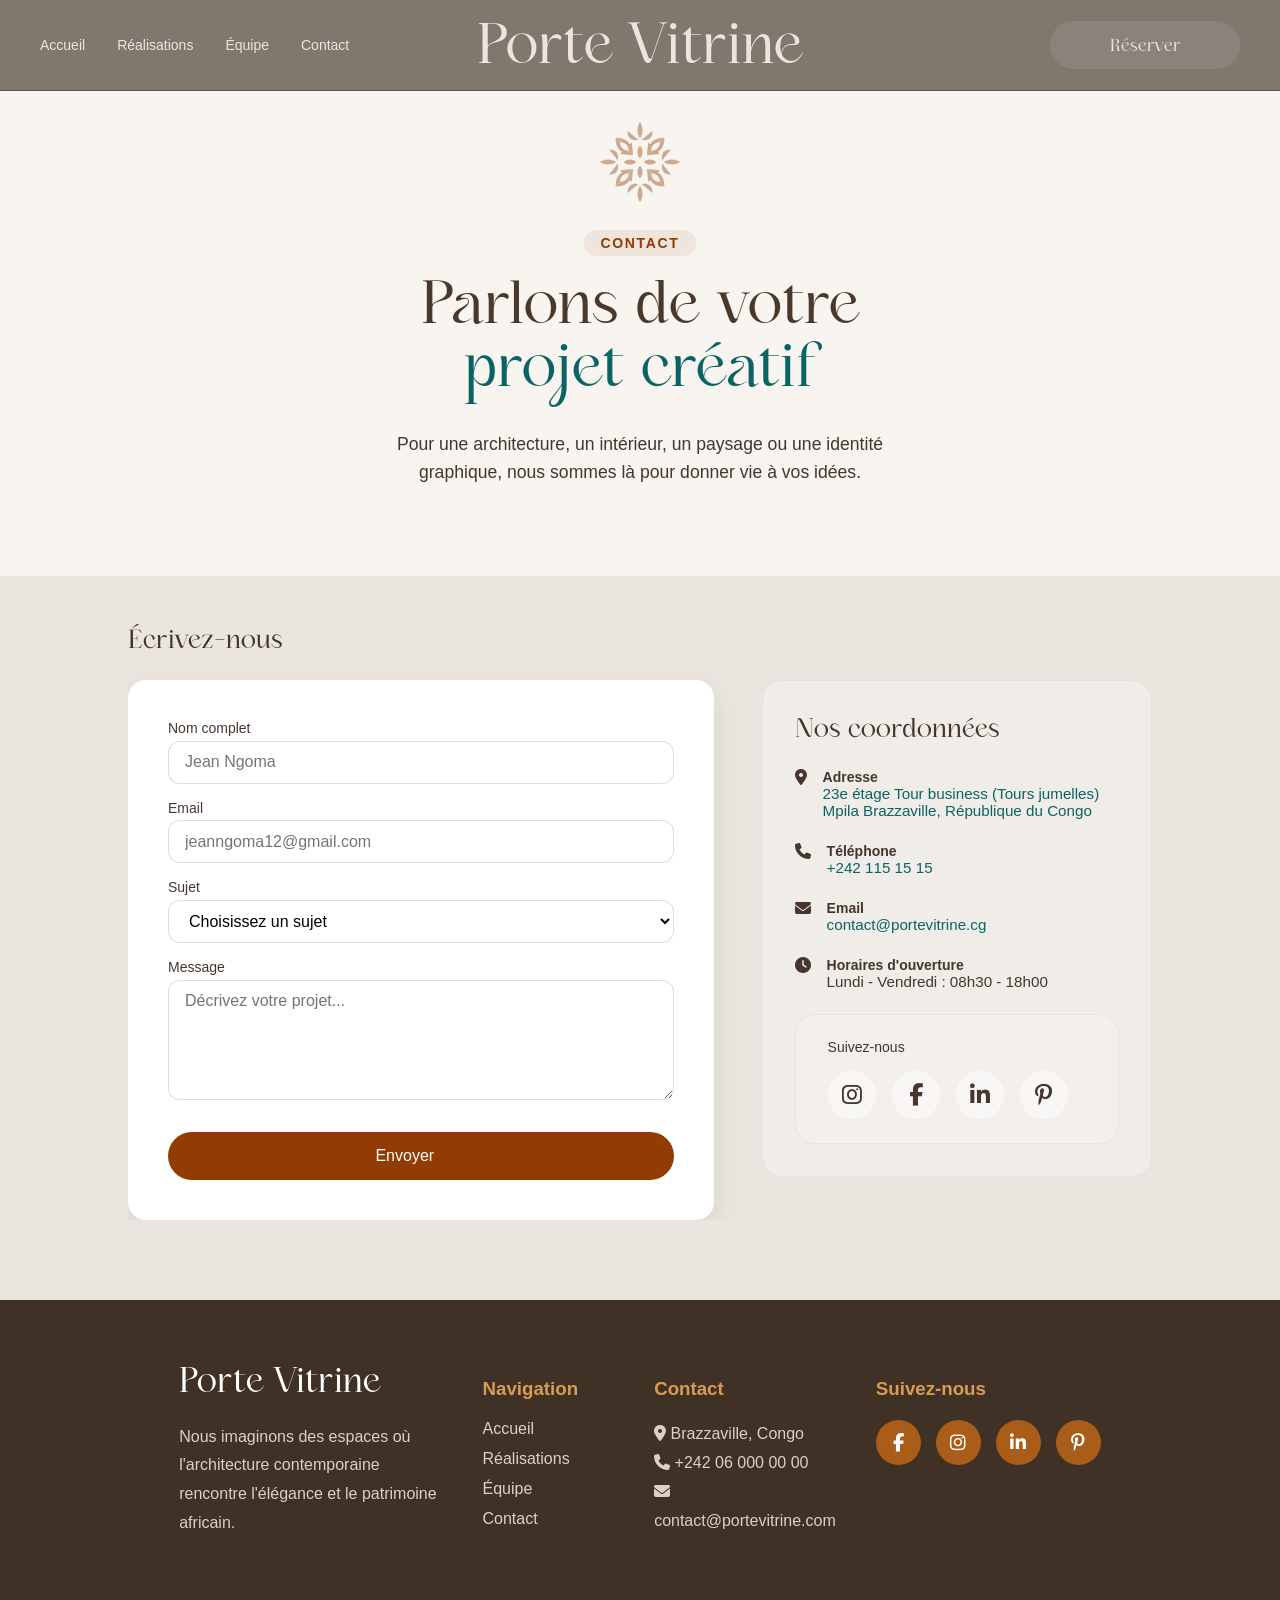
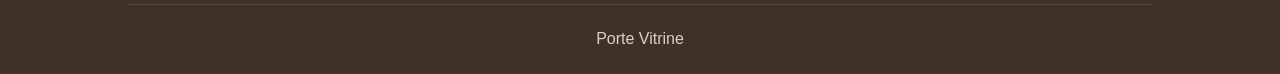
<file: pages/contact.html>
<!DOCTYPE html>
<html lang="fr">

<head>
  <meta charset="UTF-8">
  <meta name="viewport" content="width=device-width, initial-scale=1.0">
  <title>Contact | Porte Vitrine</title>
  <link rel="stylesheet" href="../css/index.css">
</head>

<body>
  <header class="Navigation__fixed">
    <nav class="nav-wrapper">
      <ul class="nav-links">
        <li class="nav-link"><a href="../index.html">Accueil</a></li>
        <li class="nav-link"><a href="realisations.html">Réalisations</a></li>
        <li class="nav-link"><a href="equipe.html">Équipe</a></li>
        <li class="nav-link"><a href="contact.html">Contact</a></li>
      </ul>
      <div class="nav-logo">
        Porte Vitrine
      </div>
      <div class="nav-action">
        <button class="btn btn-neutre">Réserver</button>
      </div>
    </nav>
  </header>
  <main>
    <section class="contact-hero">
      <div class="contact-hero_wrapper">
        <div class="contact-hero_content">
          <span class="contact-hero_badge">Contact</span>
          <h1 class="contact-hero_title">Parlons de votre <br><span>projet créatif</span></h1>
          <p class="contact-hero_description">
            Pour une architecture, un intérieur, un paysage ou une identité graphique,
            nous sommes là pour donner vie à vos idées.
          </p>
        </div>
        <div class="contact-hero_icon">
          <svg width="80" height="80" viewBox="0 0 64 64" fill="currentColor" xmlns="http://www.w3.org/2000/svg">
            <path
              d="M32 0.019043L32 12.981C30.7764 11.4218 30 9.09693 30 6.50001C30 3.90309 30.7764 1.57818 32 0.019043Z" />
            <path
              d="M30.5643 14.1851C28.2831 14.8884 25.9589 14.6184 24.2542 13.2257C22.5496 11.833 21.8215 9.60935 22.0558 7.23369L30.5643 14.1851Z" />
            <path
              d="M32 19L32 28.9619C30.7181 27.7637 29.9047 25.9768 29.9047 23.981C29.9047 21.9851 30.7181 20.1983 32 19Z" />
            <path
              d="M12.5 12.5C15.5 12.5 21.5 13 23.5 17.5L25.5 16.5L26.5 26.5L23 23C23 19.134 19.866 16 16 16L12.5 12.5Z" />
            <path
              d="M0.019043 32L12.981 32C11.4218 30.7764 9.09693 30 6.50001 30C3.90309 30 1.57818 30.7764 0.019043 32Z" />
            <path
              d="M14.1851 30.5643C14.8884 28.2831 14.6184 25.9589 13.2257 24.2542C11.833 22.5496 9.60935 21.8215 7.23369 22.0558L14.1851 30.5643Z" />
            <path
              d="M19 32L28.9619 32C27.7636 30.7181 25.9768 29.9047 23.981 29.9047C21.9851 29.9047 20.1983 30.7181 19 32Z" />
            <path
              d="M12.5 12.5C12.5 15.5 13 21.5 17.5 23.5L16.5 25.5L26.5 26.5L23 23C19.134 23 16 19.866 16 16L12.5 12.5Z" />
            <path
              d="M0.019043 32L12.981 32C11.4218 33.2236 9.09692 34 6.50001 34C3.90309 34 1.57818 33.2236 0.019043 32Z" />
            <path
              d="M14.1851 33.4357C14.8884 35.717 14.6184 38.0411 13.2257 39.7458C11.833 41.4504 9.60935 42.1785 7.23368 41.9442L14.1851 33.4357Z" />
            <path
              d="M19 32L28.9619 32C27.7636 33.2819 25.9768 34.0954 23.981 34.0954C21.9851 34.0954 20.1983 33.2819 19 32Z" />
            <path
              d="M12.5 51.5C12.5 48.5 13 42.5 17.5 40.5L16.5 38.5L26.5 37.5L23 41C19.134 41 16 44.134 16 48L12.5 51.5Z" />
            <path d="M32 63.981V51.0191C30.7764 52.5782 30 54.9031 30 57.5C30 60.0969 30.7764 62.4219 32 63.981Z" />
            <path
              d="M30.5643 49.815C28.2831 49.1116 25.9589 49.3816 24.2542 50.7743C22.5496 52.167 21.8215 54.3907 22.0558 56.7663L30.5643 49.815Z" />
            <path
              d="M32 45L32 35.0381C30.7181 36.2364 29.9047 38.0232 29.9047 40.0191C29.9047 42.0149 30.7181 43.8018 32 45Z" />
            <path
              d="M12.5 51.5C15.5 51.5 21.5 51 23.5 46.5L25.5 47.5L26.5 37.5L23 41C23 44.866 19.866 48 16 48L12.5 51.5Z" />
            <path d="M63.981 32L51.019 32C52.5782 30.7764 54.9031 30 57.5 30C60.0969 30 62.4218 30.7764 63.981 32Z" />
            <path
              d="M49.8149 30.5643C49.1116 28.2831 49.3816 25.9589 50.7743 24.2542C52.167 22.5496 54.3907 21.8215 56.7663 22.0558L49.8149 30.5643Z" />
            <path
              d="M45 32H35.0381C36.2364 30.7181 38.0232 29.9047 40.0191 29.9047C42.0149 29.9047 43.8017 30.7181 45 32Z" />
            <path
              d="M51.5 12.5C51.5 15.5 51 21.5 46.5 23.5L47.5 25.5L37.5 26.5L41 23C44.866 23 48 19.866 48 16L51.5 12.5Z" />
            <path
              d="M32 0.019043L32 12.981C33.2236 11.4218 34 9.09693 34 6.50001C34 3.9031 33.2236 1.57818 32 0.019043Z" />
            <path
              d="M33.4357 14.1851C35.717 14.8884 38.0411 14.6184 39.7458 13.2257C41.4504 11.833 42.1785 9.60936 41.9442 7.23369L33.4357 14.1851Z" />
            <path
              d="M32 19L32 28.9619C33.2819 27.7637 34.0953 25.9768 34.0953 23.981C34.0953 21.9851 33.2819 20.1983 32 19Z" />
            <path
              d="M51.5 12.5C48.5 12.5 42.5 13 40.5 17.5L38.5 16.5L37.5 26.5L41 23C41 19.134 44.134 16 48 16L51.5 12.5Z" />
            <path d="M32 63.981V51.0191C33.2236 52.5782 34 54.9031 34 57.5C34 60.0969 33.2236 62.4219 32 63.981Z" />
            <path
              d="M33.4357 49.815C35.717 49.1116 38.0411 49.3816 39.7458 50.7743C41.4504 52.167 42.1785 54.3907 41.9442 56.7663L33.4357 49.815Z" />
            <path
              d="M32 45L32 35.0381C33.2819 36.2364 34.0953 38.0232 34.0953 40.0191C34.0953 42.0149 33.2819 43.8018 32 45Z" />
            <path
              d="M51.5 51.5C48.5 51.5 42.5 51 40.5 46.5L38.5 47.5L37.5 37.5L41 41C41 44.866 44.134 48 48 48L51.5 51.5Z" />
            <path d="M63.981 32L51.019 32C52.5782 33.2236 54.9031 34 57.5 34C60.0969 34 62.4218 33.2236 63.981 32Z" />
            <path
              d="M49.815 33.4357C49.1116 35.717 49.3816 38.0411 50.7743 39.7458C52.167 41.4504 54.3907 42.1785 56.7663 41.9442L49.815 33.4357Z" />
            <path
              d="M45 32H35.0381C36.2364 33.2819 38.0232 34.0953 40.0191 34.0953C42.0149 34.0953 43.8017 33.2819 45 32Z" />
            <path
              d="M51.5 51.5C51.5 48.5 51 42.5 46.5 40.5L47.5 38.5L37.5 37.5L41 41C44.866 41 48 44.134 48 48L51.5 51.5Z" />
          </svg>
        </div>
      </div>
    </section>
    <section class="contact-section">
      <div class="contact-grid">
        <article class="contact-from-wrapper">
          <h2 class="contact-form_title">Écrivez-nous</h2>
          <form class="contact-form" action="#" method="post">
            <div class="form-group">
              <label for="name">Nom complet</label>
              <input type="text" id="name" name="name" placeholder="Jean Ngoma" required>
            </div>
            <div class="form-group">
              <label for="email">Email</label>
              <input type="email" id="email" name="email" placeholder="jeanngoma12@gmail.com" required>
            </div>
            <div class="form-group">
              <label for="subject">Sujet</label>
              <select id="subject" name="subject">
                <option value="">Choisissez un sujet</option>
                <option value="architecture">Architecture</option>
                <option value="interieur">Aménagement intérieur</option>
                <option value="Paysage">Paysage / Jardin</option>
                <option value="graphisme">Design graphique</option>
                <option value="autre">Autre</option>
              </select>
            </div>
            <div class="form-group">
              <label for="message">Message</label>
              <textarea id="message" name="message" rows="5" placeholder="Décrivez votre projet..." required></textarea>
            </div>
            <button type="submit" class="btn btn-primary btn-full">
              <span>Envoyer</span>
              <svg width="24" height="24" viewBox="0 0 24 24" fill="none" stroke="currentColor" stroke-width="2">
                <path d="M22" 2L11 13M22 21-7 20-4-9-9-4 20-7z />
              </svg>
            </button>
          </form>
        </article>
        <aside class="contact-infos-wrapper">
          <div class="contact-infos">
            <h2 class="contact-infos_title">Nos coordonnées</h2>

            <div class="contact-infos_item">
              <i class="fa-solid fa-location-dot"></i>
              <div>
                <strong>Adresse</strong>
                <p>
                  <a href="https://www.google.com/maps/search/?api=1&query=Tours+Jumelles+Mpila+Brazzaville"
                    target="_blank" rel="noopener noreferrer">
                    23e étage Tour business (Tours jumelles) Mpila Brazzaville, République du Congo
                  </a>
                </p>
              </div>
            </div>

            <!-- Téléphone -->
            <div class="contact-infos_item">
              <i class="fa-solid fa-phone"></i>
              <div>
                <strong>Téléphone</strong>
                <p><a href="tel:+2421151515">+242 115 15 15</a></p>
              </div>
            </div>

            <!-- Email -->
            <div class="contact-infos_item">
              <i class="fa-solid fa-envelope"></i>
              <div>
                <strong>Email</strong>
                <p><a href="mailto:contact@portevitrine.cg">contact@portevitrine.cg</a></p>
              </div>
            </div>

            <!-- Horaires -->
            <div class="contact-infos_item">
              <i class="fa-solid fa-clock"></i>
              <div>
                <strong>Horaires d'ouverture</strong>
                <p>Lundi - Vendredi : 08h30 - 18h00</p>
              </div>
            </div>

            <!-- Réseaux Sociaux -->
            <div class="contact-social">
              <span class="contact-social_label">Suivez-nous</span>
              <div class="contact-social_links">
                <a href="https://www.instagram.com" target="_blank" class="social-link instagram">
                  <i class="fa-brands fa-instagram"></i>
                </a>
                <a href="https://www.facebook.com" target="_blank" class="social-link facebook">
                  <i class="fa-brands fa-facebook-f"></i>
                </a>
                <a href="https://www.linkedin.com" target="_blank" class="social-link linkedin">
                  <i class="fa-brands fa-linkedin-in"></i> <!-- Version plus moderne du logo -->
                </a>
                <!-- Pinterest -->
                <a href="https://www.pinterest.com" target="_blank" class="social-link pinterest">
                  <i class="fa-brands fa-pinterest-p"></i>
                </a>
              </div>
            </div>

          </div>
        </aside>
      </div>
      <footer class="footer">

        <div class="footer-container">

          <div class="footer-logo">

            <h2>Porte Vitrine</h2>

            <p>
              Nous imaginons des espaces où l'architecture contemporaine
              rencontre l'élégance et le patrimoine africain.
            </p>

          </div>

          <div class="footer-links">

            <h3>Navigation</h3>

            <ul>

              <li><a href="../index.html">Accueil</a></li>
              <li><a href="realisations.html">Réalisations</a></li>
              <li><a href="equipe.html">Équipe</a></li>
              <li><a href="contact.html">Contact</a></li>

            </ul>

          </div>

          <div class="footer-contact">

            <h3>Contact</h3>

            <p><i class="fa-solid fa-location-dot"></i> Brazzaville, Congo</p>
            <p><i class="fa-solid fa-phone"></i> +242 06 000 00 00</p>
            <p><i class="fa-solid fa-envelope"></i> contact@portevitrine.com</p>

          </div>

          <div class="footer-social">

            <h3>Suivez-nous</h3>

            <div class="social-icons">

              <a href="#"><i class="fa-brands fa-facebook-f"></i></a>

              <a href="#"><i class="fa-brands fa-instagram"></i></a>

              <a href="#"><i class="fa-brands fa-linkedin-in"></i></a>

              <a href="#"><i class="fa-brands fa-pinterest-p"></i></a>

            </div>

          </div>

        </div>

        <div class="footer-bottom">

          <p>
            Porte Vitrine
          </p>

        </div>

      </footer>
    </section>
  </main>
</body>

</html>
</file>
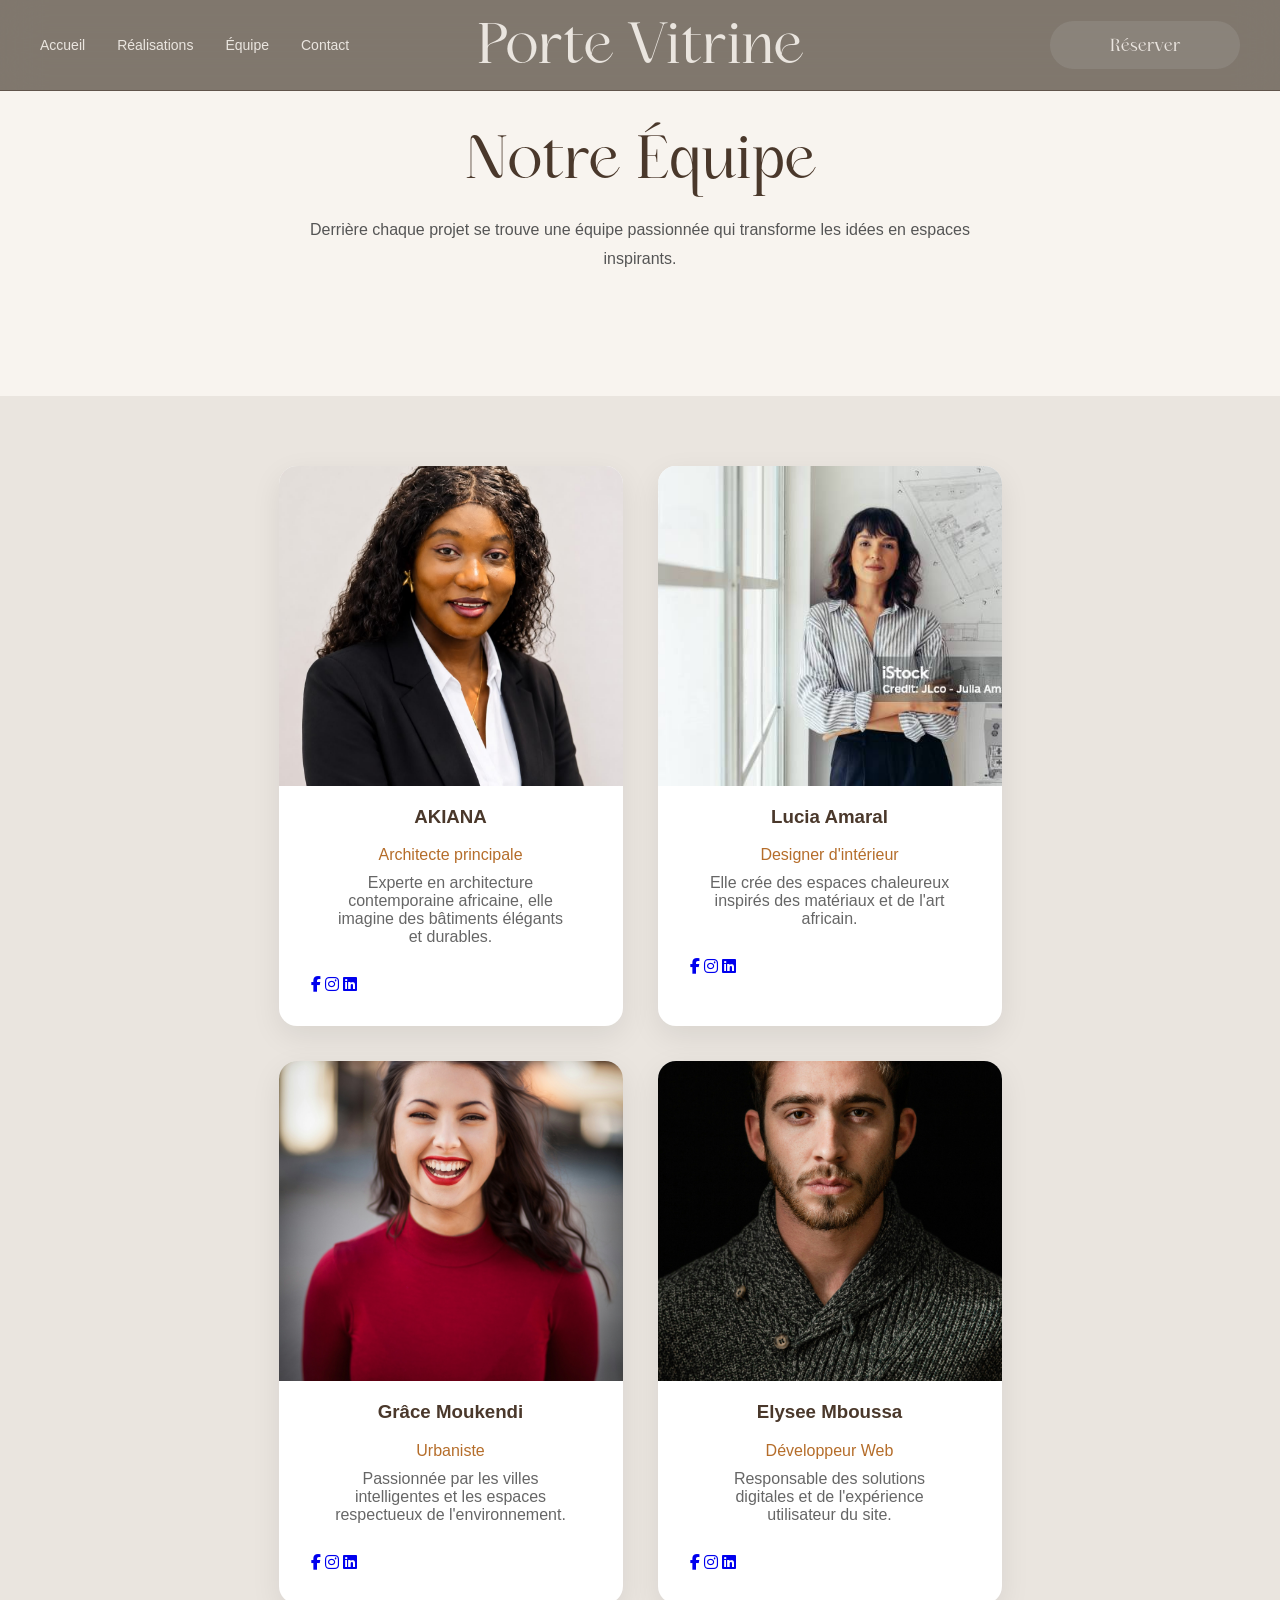
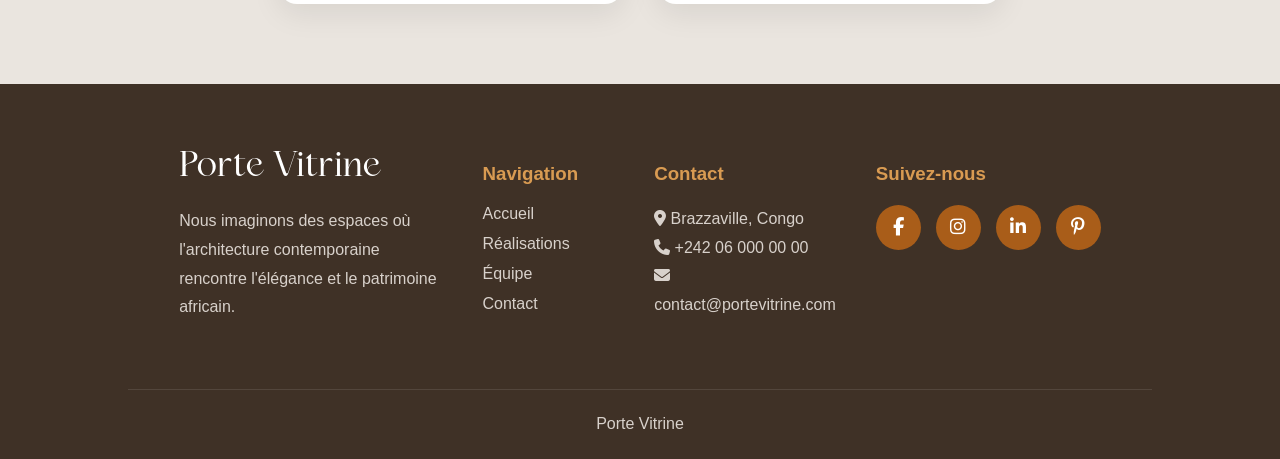
<file: pages/equipe.html>
<!DOCTYPE html>
<html lang="en">

<head>
  <meta charset="UTF-8">
  <meta name="viewport" content="width=device-width, initial-scale=1.0">
  <title>Portfolio d'agence créative / freelance</title>

  <link rel="stylesheet" href="../css/index.css">
</head>

<body>

  <header class="Navigation__fixed">
    <nav class="nav-wrapper">
      <ul class="nav-links">
        <li class="nav-link"><a href="../index.html">Accueil</a></li>
        <li class="nav-link"><a href="realisations.html">Réalisations</a></li>
        <li class="nav-link"><a href="equipe.html">Équipe</a></li>
        <li class="nav-link"><a href="contact.html">Contact</a></li>
      </ul>
      <div class="nav-logo">
        Porte Vitrine
      </div>
      <div class="nav-action">
        <button class="btn btn-neutre">Réserver</button>
      </div>
    </nav>
  </header>

  <main>

    <section class="team-hero">

      <h1>Notre Équipe</h1>

      <p>
        Derrière chaque projet se trouve une équipe passionnée qui
        transforme les idées en espaces inspirants.
      </p>

    </section>

    <section class="team">

      <article class="card">

        <img src="../public/images/WhatsApp Image 2026-07-09 at 18.24.03.jpeg" alt="Architecte">

        <div class="content">

          <h3>AKIANA</h3>

          <span>Architecte principale</span>

          <p>
            Experte en architecture contemporaine africaine,
            elle imagine des bâtiments élégants et durables.
          </p>

          <div class="social">

            <a href="#"><i class="fab fa-facebook-f"></i></a>

            <a href="#"><i class="fab fa-instagram"></i></a>

            <a href="#"><i class="fab fa-linkedin"></i></a>

          </div>

        </div>

      </article>

      <article class="card">

        <img src="../public/images/istockphoto-1298074229-612x612.jpg" alt="Designer">

        <div class="content">

          <h3>Lucia Amaral</h3>

          <span>Designer d'intérieur</span>

          <p>
            Elle crée des espaces chaleureux inspirés
            des matériaux et de l'art africain.
          </p>

          <div class="social">

            <a href="#"><i class="fab fa-facebook-f"></i></a>

            <a href="#"><i class="fab fa-instagram"></i></a>

            <a href="#"><i class="fab fa-linkedin"></i></a>

          </div>

        </div>

      </article>

      <article class="card">

        <img src="../public/images/photo-1494790108377-be9c29b29330.jpg" alt="Urbaniste">

        <div class="content">

          <h3>Grâce Moukendi</h3>

          <span>Urbaniste</span>

          <p>
            Passionnée par les villes intelligentes
            et les espaces respectueux de l'environnement.
          </p>

          <div class="social">

            <a href="#"><i class="fab fa-facebook-f"></i></a>

            <a href="#"><i class="fab fa-instagram"></i></a>

            <a href="#"><i class="fab fa-linkedin"></i></a>

          </div>

        </div>

      </article>

      <article class="card">

        <img src="../public/images/photo-1506794778202-cad84cf45f1d.jpg" alt="Développeur">

        <div class="content">

          <h3>Elysee Mboussa</h3>

          <span>Développeur Web</span>

          <p>
            Responsable des solutions digitales
            et de l'expérience utilisateur du site.
          </p>

          <div class="social">

            <a href="#"><i class="fab fa-facebook-f"></i></a>

            <a href="#"><i class="fab fa-instagram"></i></a>

            <a href="#"><i class="fab fa-linkedin"></i></a>

          </div>

        </div>

      </article>

    </section>

    <footer class="footer">

      <div class="footer-container">

        <div class="footer-logo">

          <h2>Porte Vitrine</h2>

          <p>
            Nous imaginons des espaces où l'architecture contemporaine
            rencontre l'élégance et le patrimoine africain.
          </p>

        </div>

        <div class="footer-links">

          <h3>Navigation</h3>

          <ul>

            <li><a href="../index.html">Accueil</a></li>
            <li><a href="realisations.html">Réalisations</a></li>
            <li><a href="equipe.html">Équipe</a></li>
            <li><a href="contact.html">Contact</a></li>

          </ul>

        </div>

        <div class="footer-contact">

          <h3>Contact</h3>

          <p><i class="fa-solid fa-location-dot"></i> Brazzaville, Congo</p>
          <p><i class="fa-solid fa-phone"></i> +242 06 000 00 00</p>
          <p><i class="fa-solid fa-envelope"></i> contact@portevitrine.com</p>

        </div>

        <div class="footer-social">

          <h3>Suivez-nous</h3>

          <div class="social-icons">

            <a href="#"><i class="fa-brands fa-facebook-f"></i></a>

            <a href="#"><i class="fa-brands fa-instagram"></i></a>

            <a href="#"><i class="fa-brands fa-linkedin-in"></i></a>

            <a href="#"><i class="fa-brands fa-pinterest-p"></i></a>

          </div>

        </div>

      </div>

      <div class="footer-bottom">

        <p>
          Porte Vitrine
        </p>

      </div>

    </footer>
  </main>

</body>

</html>
</file>
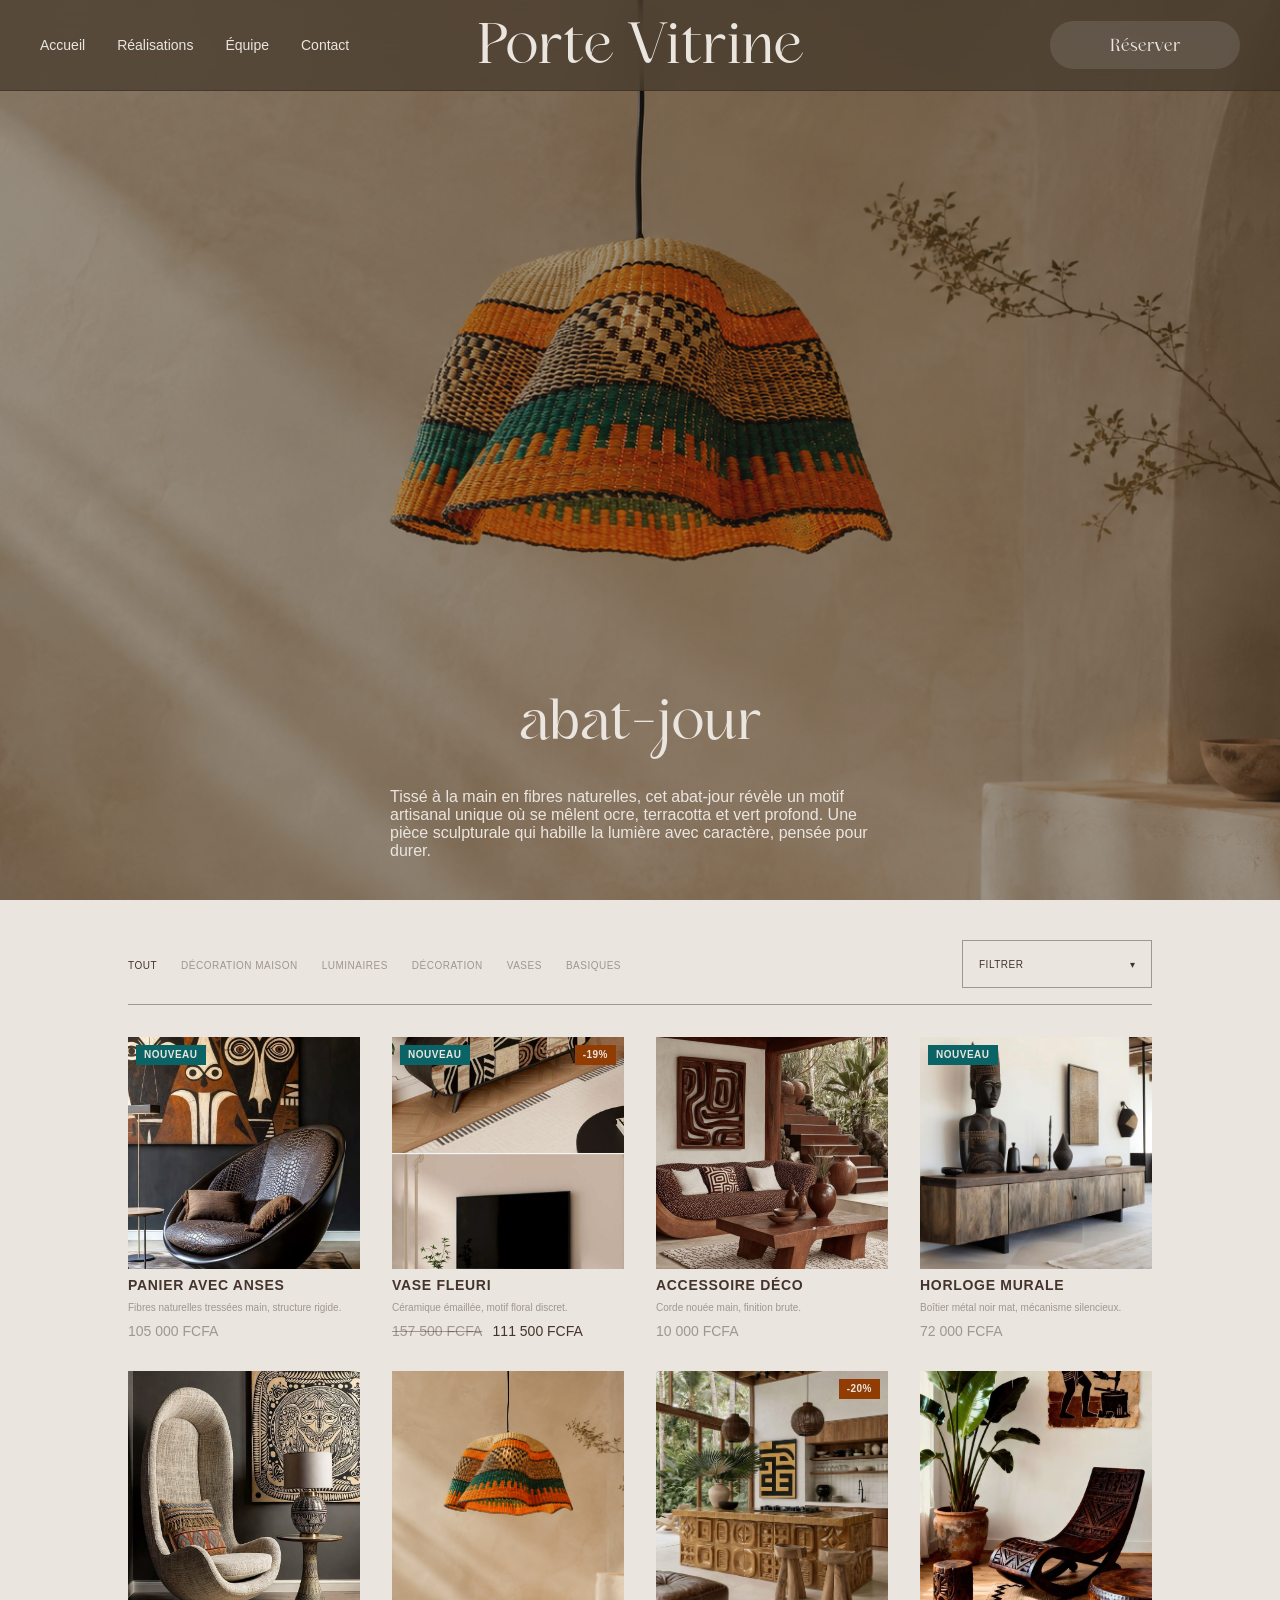
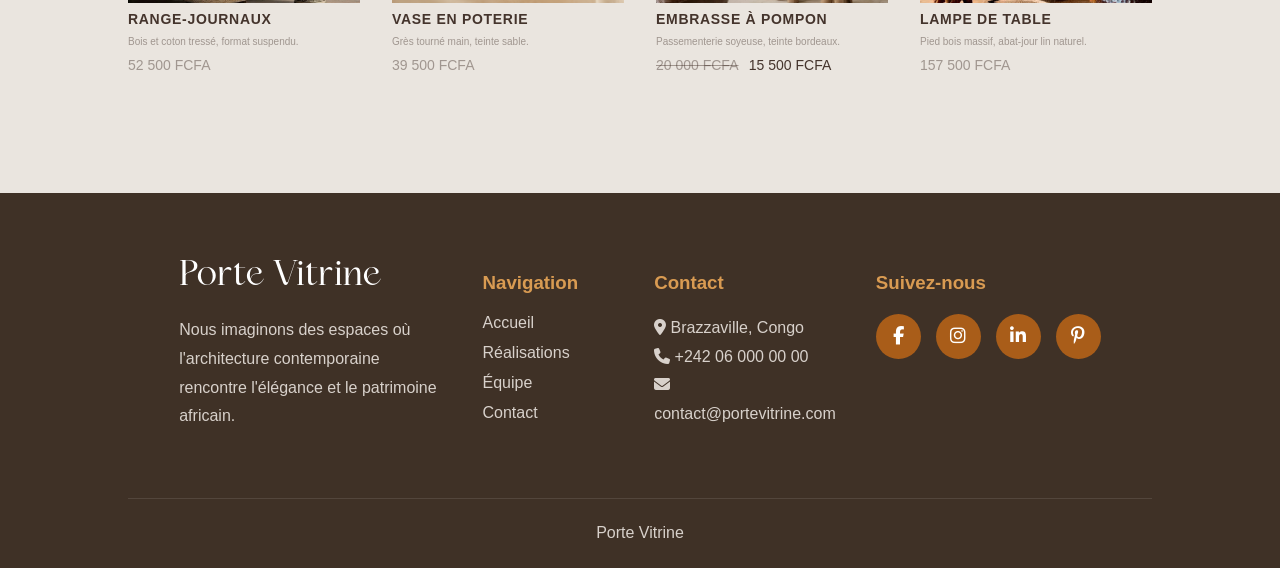
<file: pages/realisations.html>
<!DOCTYPE html>
<html lang="fr">

<head>
  <meta charset="UTF-8">
  <meta name="viewport" content="width=device-width, initial-scale=1.0">
  <title>Liste des produits</title>

  <link rel="stylesheet" href="../css/index.css">
</head>

<body>
  <header class="Navigation__fixed">
    <nav class="nav-wrapper">
      <ul class="nav-links">
        <li class="nav-link"><a href="../index.html">Accueil</a></li>
        <li class="nav-link"><a href="realisations.html">Réalisations</a></li>
        <li class="nav-link"><a href="equipe.html">Équipe</a></li>
        <li class="nav-link"><a href="contact.html">Contact</a></li>
      </ul>
      <div class="nav-logo">
        Porte Vitrine
      </div>
      <div class="nav-action">
        <button class="btn btn-neutre">Réserver</button>
      </div>
    </nav>
  </header>
  <main>
    <section class="various">
      <div class="various-product">
        <div class="various-product__meta">
          <h1 class="various-prodct__meta-title">abat-jour</h1>
          <p>
            Tissé à la main en fibres naturelles, cet abat-jour révèle un
            motif artisanal unique où se mêlent ocre, terracotta et vert
            profond. Une pièce sculpturale qui habille la lumière avec
            caractère, pensée pour durer.
          </p>
        </div>
      </div>
    </section>
    <section aria-label="grid-product" class="product">
      <div class="grid-product">
        <div class="actions-taxonomies">
          <ul class="taxonomies-list">
            <li class="taxonomy-link is-active"><a href="#">Tout</a></li>
            <li class="taxonomy-link"><a href="#">Décoration maison</a></li>
            <li class="taxonomy-link"><a href="#">Luminaires</a></li>
            <li class="taxonomy-link"><a href="#">Décoration</a></li>
            <li class="taxonomy-link"><a href="#">Vases</a></li>
            <li class="taxonomy-link"><a href="#">Basiques</a></li>
          </ul>
          <button class="filter-btn">
            Filtrer
            <span class="filter-btn__icon">▾</span>
          </button>
        </div>

        <div class="grid">
          <article class="grid-item">
            <div class="grid-item__img-wrapper">
              <span class="badge badge--new">Nouveau</span>
              <img src="../public/item_7.jpeg" alt="Panier avec anses" class="grid-item__img">
            </div>
            <h3 class="grid-item__title">Panier avec anses</h3>
            <p class="grid-item__desc">Fibres naturelles tressées main, structure rigide.</p>
            <p class="grid-item__price">105 000 FCFA</p>
          </article>

          <article class="grid-item">
            <div class="grid-item__img-wrapper">
              <span class="badge badge--new">Nouveau</span>
              <span class="badge badge--discount">-19%</span>
              <img src="../public/item_8.jpeg" alt="Vase fleuri" class="grid-item__img">
            </div>
            <h3 class="grid-item__title">Vase fleuri</h3>
            <p class="grid-item__desc">Céramique émaillée, motif floral discret.</p>
            <p class="grid-item__price">
              <span class="price--old">157 500 FCFA</span>
              <span class="price--new">111 500 FCFA</span>
            </p>
          </article>

          <article class="grid-item">
            <div class="grid-item__img-wrapper">
              <img src="../public/item_9.jpeg" alt="Accessoire déco" class="grid-item__img">
            </div>
            <h3 class="grid-item__title">Accessoire déco</h3>
            <p class="grid-item__desc">Corde nouée main, finition brute.</p>
            <p class="grid-item__price">10 000 FCFA</p>
          </article>

          <article class="grid-item">
            <div class="grid-item__img-wrapper">
              <span class="badge badge--new">Nouveau</span>
              <img src="../public/item_4.jpeg" alt="Horloge murale" class="grid-item__img">
            </div>
            <h3 class="grid-item__title">Horloge murale</h3>
            <p class="grid-item__desc">Boîtier métal noir mat, mécanisme silencieux.</p>
            <p class="grid-item__price">72 000 FCFA</p>
          </article>

          <article class="grid-item">
            <div class="grid-item__img-wrapper">
              <img src="../public/item_11.jpeg" alt="Range-journaux" class="grid-item__img">
            </div>
            <h3 class="grid-item__title">Range-journaux</h3>
            <p class="grid-item__desc">Bois et coton tressé, format suspendu.</p>
            <p class="grid-item__price">52 500 FCFA</p>
          </article>

          <article class="grid-item">
            <div class="grid-item__img-wrapper">
              <img src="../public/item_10.png" alt="Vase en poterie" class="grid-item__img">
            </div>
            <h3 class="grid-item__title">Vase en poterie</h3>
            <p class="grid-item__desc">Grès tourné main, teinte sable.</p>
            <p class="grid-item__price">39 500 FCFA</p>
          </article>

          <article class="grid-item">
            <div class="grid-item__img-wrapper">
              <span class="badge badge--discount">-20%</span>
              <img src="../public/item_2.jpeg" alt="Embrasse à pompon" class="grid-item__img">
            </div>
            <h3 class="grid-item__title">Embrasse à pompon</h3>
            <p class="grid-item__desc">Passementerie soyeuse, teinte bordeaux.</p>
            <p class="grid-item__price">
              <span class="price--old">20 000 FCFA</span>
              <span class="price--new">15 500 FCFA</span>
            </p>
          </article>

          <article class="grid-item">
            <div class="grid-item__img-wrapper">
              <img src="../public/item_6.jpeg" alt="Lampe de table" class="grid-item__img">
            </div>
            <h3 class="grid-item__title">Lampe de table</h3>
            <p class="grid-item__desc">Pied bois massif, abat-jour lin naturel.</p>
            <p class="grid-item__price">157 500 FCFA</p>
          </article>
        </div>
      </div>
    </section>

    <footer class="footer">

      <div class="footer-container">

        <div class="footer-logo">

          <h2>Porte Vitrine</h2>

          <p>
            Nous imaginons des espaces où l'architecture contemporaine
            rencontre l'élégance et le patrimoine africain.
          </p>

        </div>

        <div class="footer-links">

          <h3>Navigation</h3>

          <ul>

            <li><a href="../index.html">Accueil</a></li>
            <li><a href="realisations.html">Réalisations</a></li>
            <li><a href="equipe.html">Équipe</a></li>
            <li><a href="contact.html">Contact</a></li>

          </ul>

        </div>

        <div class="footer-contact">

          <h3>Contact</h3>

          <p><i class="fa-solid fa-location-dot"></i> Brazzaville, Congo</p>
          <p><i class="fa-solid fa-phone"></i> +242 06 000 00 00</p>
          <p><i class="fa-solid fa-envelope"></i> contact@portevitrine.com</p>

        </div>

        <div class="footer-social">

          <h3>Suivez-nous</h3>

          <div class="social-icons">

            <a href="#"><i class="fa-brands fa-facebook-f"></i></a>

            <a href="#"><i class="fa-brands fa-instagram"></i></a>

            <a href="#"><i class="fa-brands fa-linkedin-in"></i></a>

            <a href="#"><i class="fa-brands fa-pinterest-p"></i></a>

          </div>

        </div>

      </div>

      <div class="footer-bottom">

        <p>
          Porte Vitrine
        </p>

      </div>

    </footer>
  </main>

</body>

</html>
</file>
<file: contact.css>
.contact-hero {

  text-align: center;

  padding: 90px 10%;

  background: #f8f4ef;

}

.contact-hero h1 {

  font-size: 55px;

  color: #4a382b;

}

.contact {

  width: 90%;

  margin: 70px auto;

  display: grid;

  grid-template-columns: 2fr 1fr;

  gap: 50px;

}

.contact-form {

  background: white;

  padding: 40px;

  border-radius: 18px;

  box-shadow: 0 10px 30px rgba(0, 0, 0, .08);

}

.contact-form form {

  display: flex;

  flex-direction: column;

  gap: 20px;

}

.contact-form input,
.contact-form textarea {

  padding: 18px;

  border: 1px solid #ddd;

  border-radius: 10px;

  font-size: 16px;

}

.contact-form textarea {

  min-height: 180px;

  resize: none;

}


.infos {

  background: white;

  padding: 40px;

  border-radius: 18px;

  box-shadow: 0 10px 30px rgba(0, 0, 0, .08);

}

.infos h2 {

  color: #4a382b;

  margin-bottom: 30px;

}

.infos p {

  margin-bottom: 25px;

  color: #555;

  line-height: 1.8;

}

.contact-form button {
  color: white;
}


.footer {

  background: #3f3126;

  color: #f6efe8;

  margin-top: 80px;

}

.footer-container {

  width: 90%;

  margin: auto;

  padding: 60px 0;

  display: grid;

  grid-template-columns: 2fr 1fr 1fr 1fr;

  gap: 40px;

}

.footer h2 {

  font-size: 32px;

  margin-bottom: 20px;

  color: #fff;

}

.footer h3 {

  margin-bottom: 20px;

  color: #d99b52;

}

.footer p {

  color: #d8d1cb;

  line-height: 1.8;

}

.footer ul {

  list-style: none;

  padding: 0;

}

.footer ul li {

  margin-bottom: 12px;

}

.footer a {

  color: #d8d1cb;

  text-decoration: none;

  transition: .3s;

}

.footer a:hover {

  color: #d99b52;

}

.social-icons {

  display: flex;

  gap: 15px;

  margin-top: 10px;

}

.social-icons a {

  width: 45px;

  height: 45px;

  background: #a95d19;

  border-radius: 50%;

  display: flex;

  justify-content: center;

  align-items: center;

  color: white;

  font-size: 18px;

  transition: .3s;

}

.social-icons a:hover {

  background: #d99b52;

  transform: translateY(-5px);

}

.footer-bottom {

  text-align: center;

  padding: 20px;

  border-top: 1px solid rgba(255, 255, 255, .1);

  color: #cfc5bc;

}



@media(max-width:900px) {

  .footer-container {

    grid-template-columns: 1fr 1fr;

  }

}

@media(max-width:600px) {

  .footer-container {

    grid-template-columns: 1fr;

    text-align: center;

  }

  .social-icons {

    justify-content: center;

  }

}

@media(max-width:768px) {

  .contact {

    grid-template-columns: 1fr;

  }

  .team {

    justify-content: center;

  }

  .card {

    width: 100%;

    max-width: 330px;

  }

}


.footer {

  background: #3f3126;

  color: #f6efe8;

  margin-top: 80px;

}

.footer-container {

  width: 90%;

  margin: auto;

  padding: 60px 0;

  display: grid;

  grid-template-columns: 2fr 1fr 1fr 1fr;

  gap: 40px;

}

.footer h2 {

  font-size: 32px;

  margin-bottom: 20px;

  color: #fff;

}

.footer h3 {

  margin-bottom: 20px;

  color: #d99b52;

}

.footer p {

  color: #d8d1cb;

  line-height: 1.8;

}

.footer ul {

  list-style: none;

  padding: 0;

}

.footer ul li {

  margin-bottom: 12px;

}

.footer a {

  color: #d8d1cb;

  text-decoration: none;

  transition: .3s;

}

.footer a:hover {

  color: #d99b52;

}

.social-icons {

  display: flex;

  gap: 15px;

  margin-top: 10px;

}

.social-icons a {

  width: 45px;

  height: 45px;

  background: #a95d19;

  border-radius: 50%;

  display: flex;

  justify-content: center;

  align-items: center;

  color: white;

  font-size: 18px;

  transition: .3s;

}

.social-icons a:hover {

  background: #d99b52;

  transform: translateY(-5px);

}

.footer-bottom {

  text-align: center;

  padding: 20px;

  border-top: 1px solid rgba(255, 255, 255, .1);

  color: #cfc5bc;

}


@media(max-width:900px) {

  .footer-container {

    grid-template-columns: 1fr 1fr;

  }

}

@media(max-width:600px) {

  .footer-container {

    grid-template-columns: 1fr;

    text-align: center;

  }

  .social-icons {

    justify-content: center;

  }

}
</file>
<file: equipe.css>
.team-hero {
  padding: 90px 10%;
  text-align: center;
  background: #f8f4ef;
}

.team-hero h1 {
  font-size: 55px;
  color: #4a382b;
}

.team-hero p {
  max-width: 700px;
  margin: auto;
  margin-top: 20px;
  color: #555;
  line-height: 1.8;
}

.team {

  width: 90%;
  margin: 70px auto;

  display: flex;
  flex-wrap: wrap;
  justify-content: center;
  gap: 35px;

}

.card {

  width: 280px;

  background: white;

  border-radius: 18px;

  overflow: hidden;

  box-shadow: 0 10px 30px rgba(0, 0, 0, .08);

  transition: .4s;

}

.card:hover {

  transform: translateY(-8px);

}

.card img {

  width: 100%;
  height: 320px;

  object-fit: cover;

}

.card h3 {

  margin-top: 20px;

  text-align: center;

  color: #4a382b;

}

.card span {

  display: block;

  text-align: center;

  color: #b56d2a;

  margin: 10px 0;

}

.card p {

  padding: 0 20px 30px;

  text-align: center;

  color: #666;

}
</file>
<file: css/index.css>
/* @import "./reset.css"; */
@import url("https://cdnjs.cloudflare.com/ajax/libs/font-awesome/6.5.2/css/all.min.css");

@import "./typography.css";


/* Section */
@import "./sections/hero.css";
@import "./sections/projets.css";


/* Components */
@import "./components/button.css";
@import "./components/card.css";


/* modules */
@import "./modules/navbar.css";
@import "./modules/footer.css";


/* pages */
@import "./pages/products.css";
@import "./pages/contact.css";
@import "./pages/equipe.css";

:root {
  --font-serif: "Kate", serif;
  --font-sans: "inter", sans-serif;

  --text-base: 16px;
  --space-base: 1rem;
  --space-lg: 1.5rem;
  --space-xl: 2rem;
  --space-2xl: 2.5rem;
  --space-3xl: 3rem;
  --space-large: 8rem;


  /* Background & Color */
  --accent: #903C02;
  --secondary: #0A6365;
  --background: rgb(234, 229, 223);
  --foreground: rgba(50, 32, 24, 0.9);
  --foreground-muted: rgba(50, 32, 24, 0.4);

  /*  */
  --text-xs: 10px;
  --text-sm: 14px;
  --text-xl: 52px;


  /*  */
  --leading: 1;


  /* NavBar */
  --navbar-height: 5.625rem;
}

body {
  padding: 0;
  width: 100%;
  margin: 0;
  display: flex;
  place-items: start;
  font-family: var(--font-sans);
  background-color: var(--background);
  color: var(--foreground);
}

main {
  min-height: 0;
  height: 100%;
  padding-inline: var(--space-base);
}

@media only screen and (min-width: 700px) {
  main {
    margin: 0 auto;
    padding-inline: var(--space-large);
    max-width: 1800px;
  }
}
</file>
